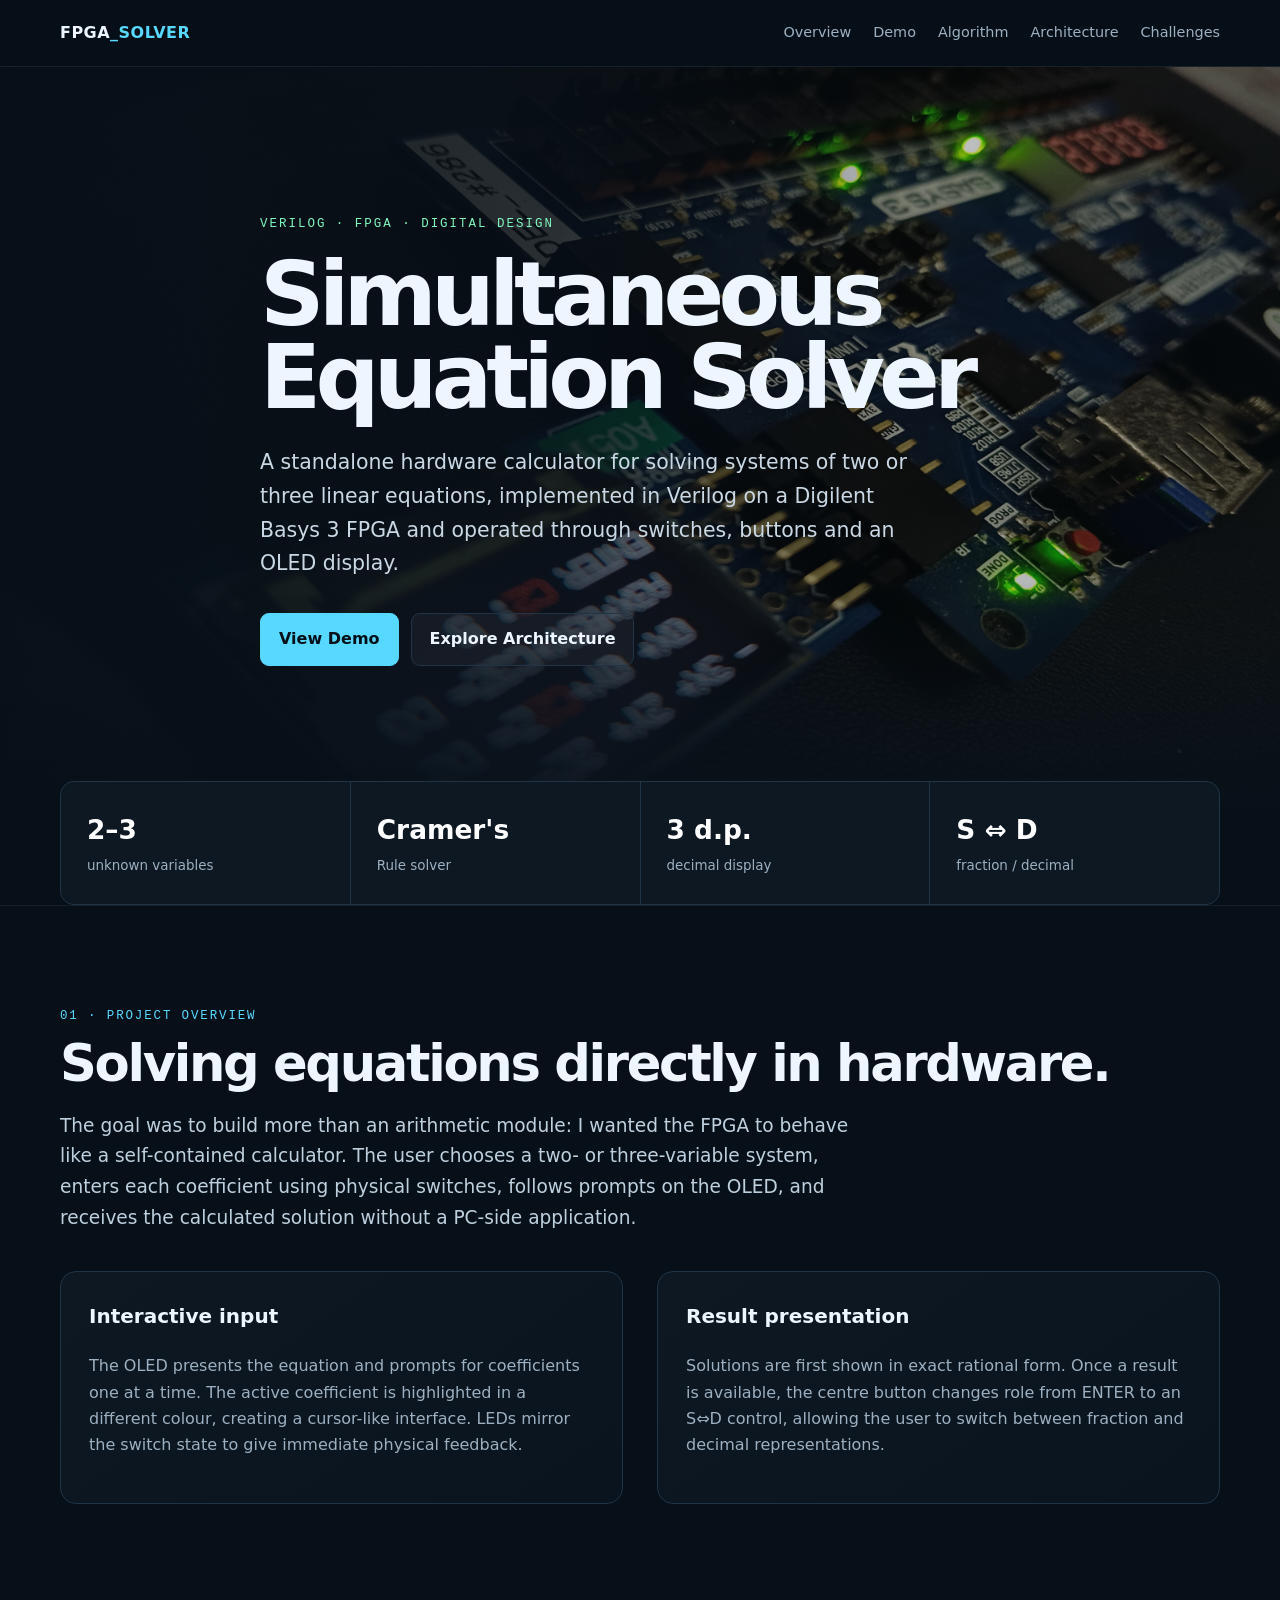
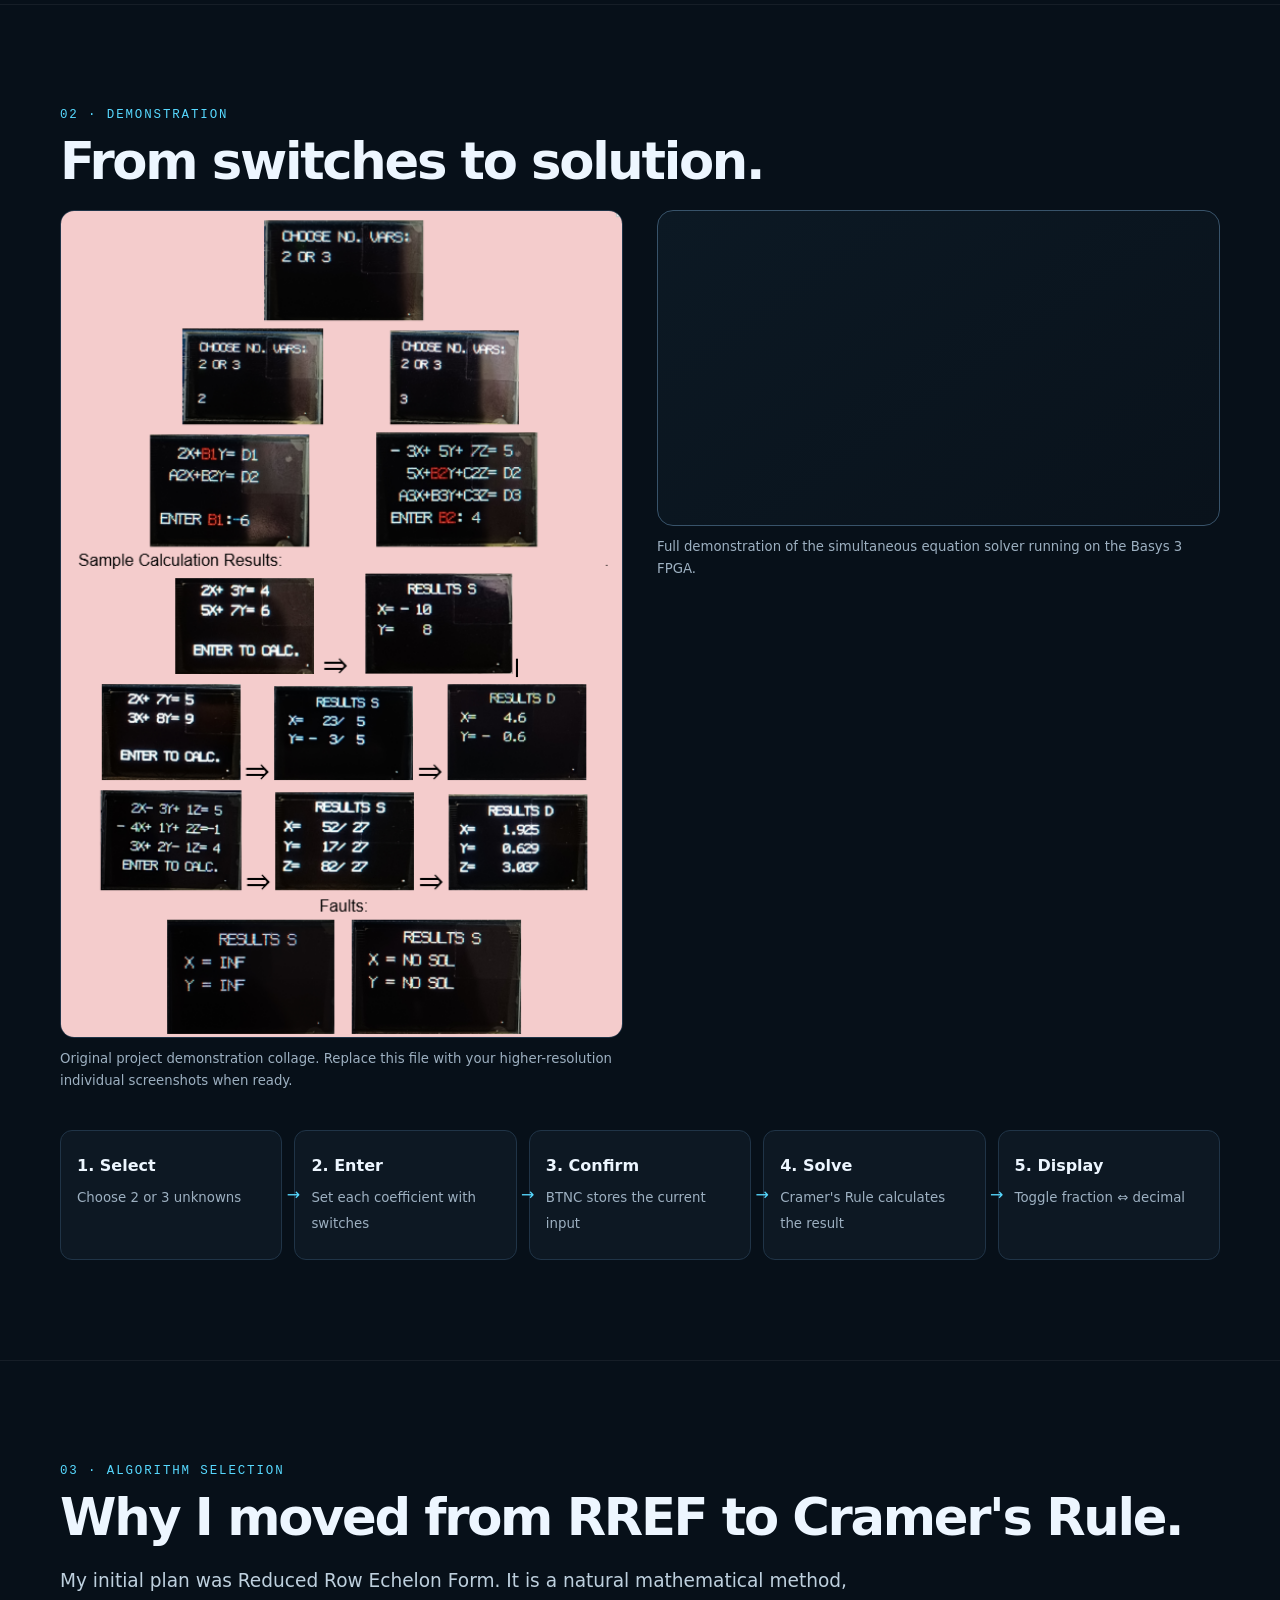
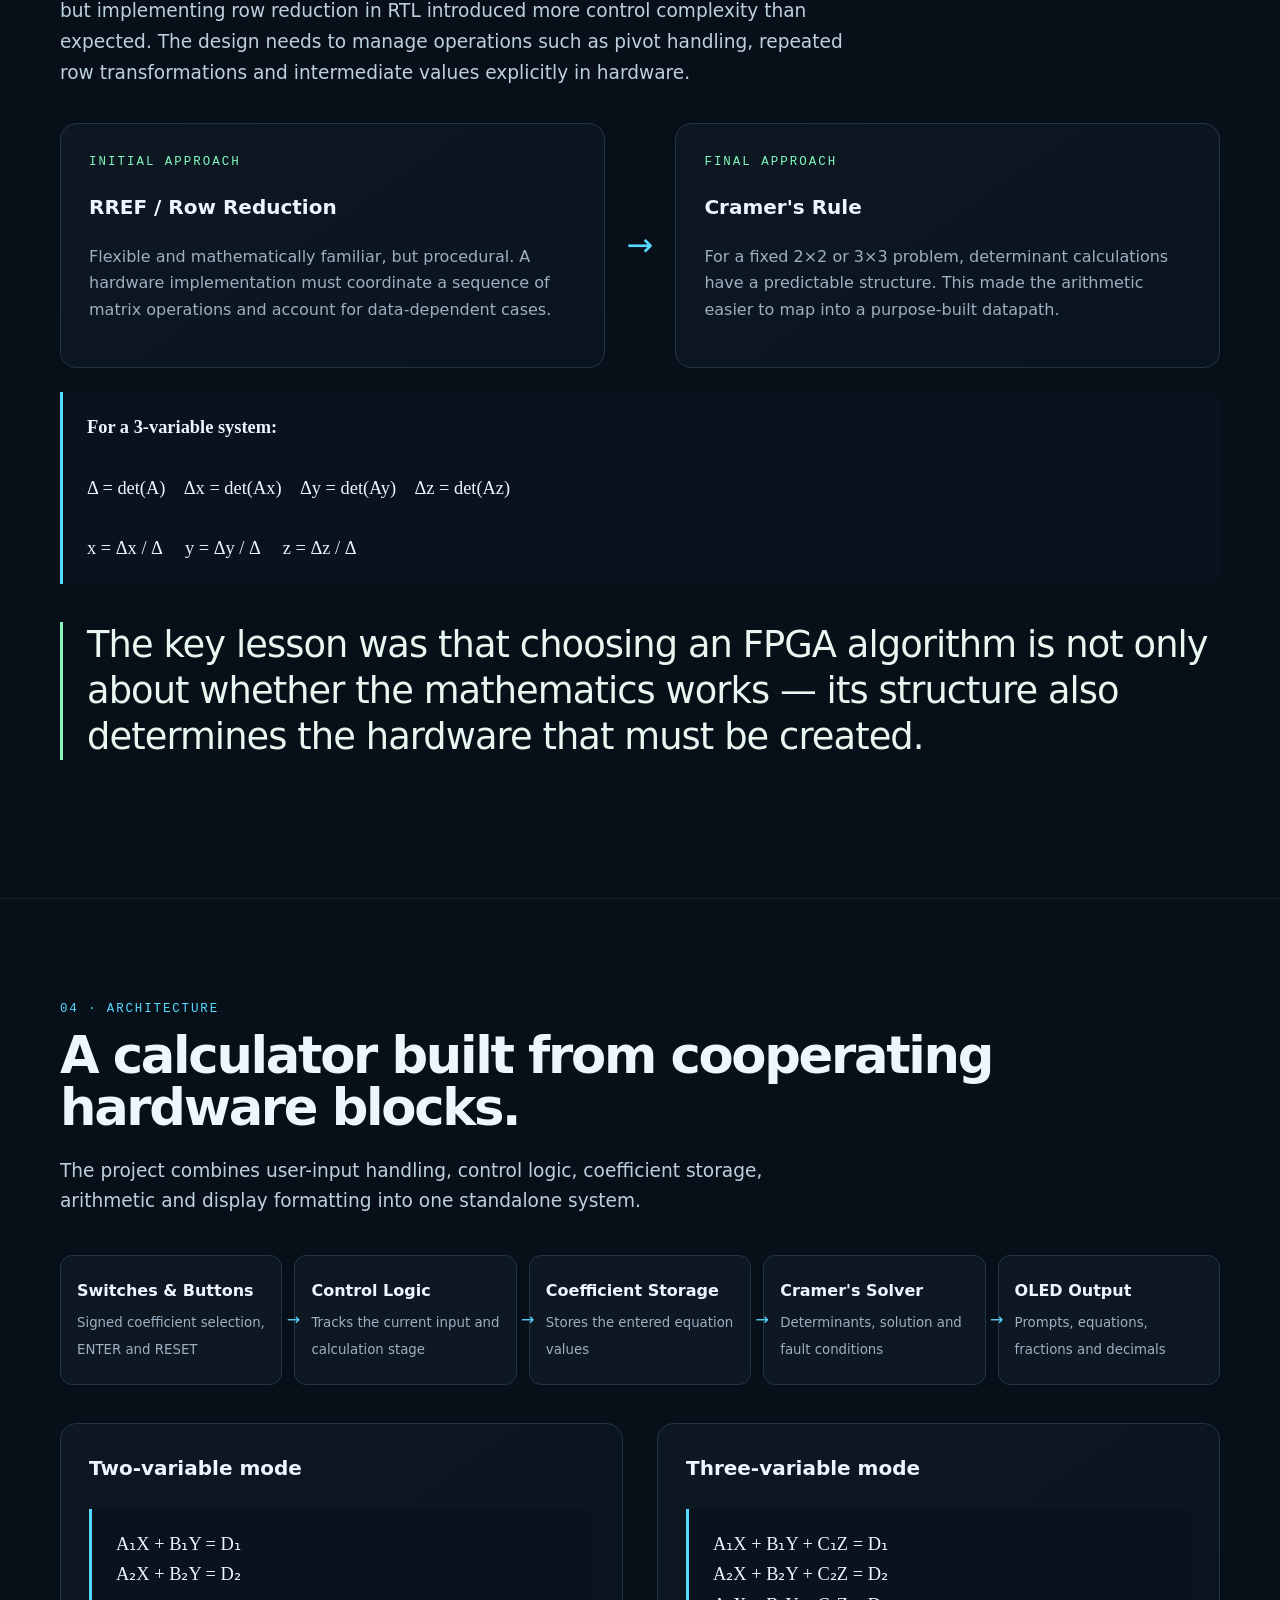
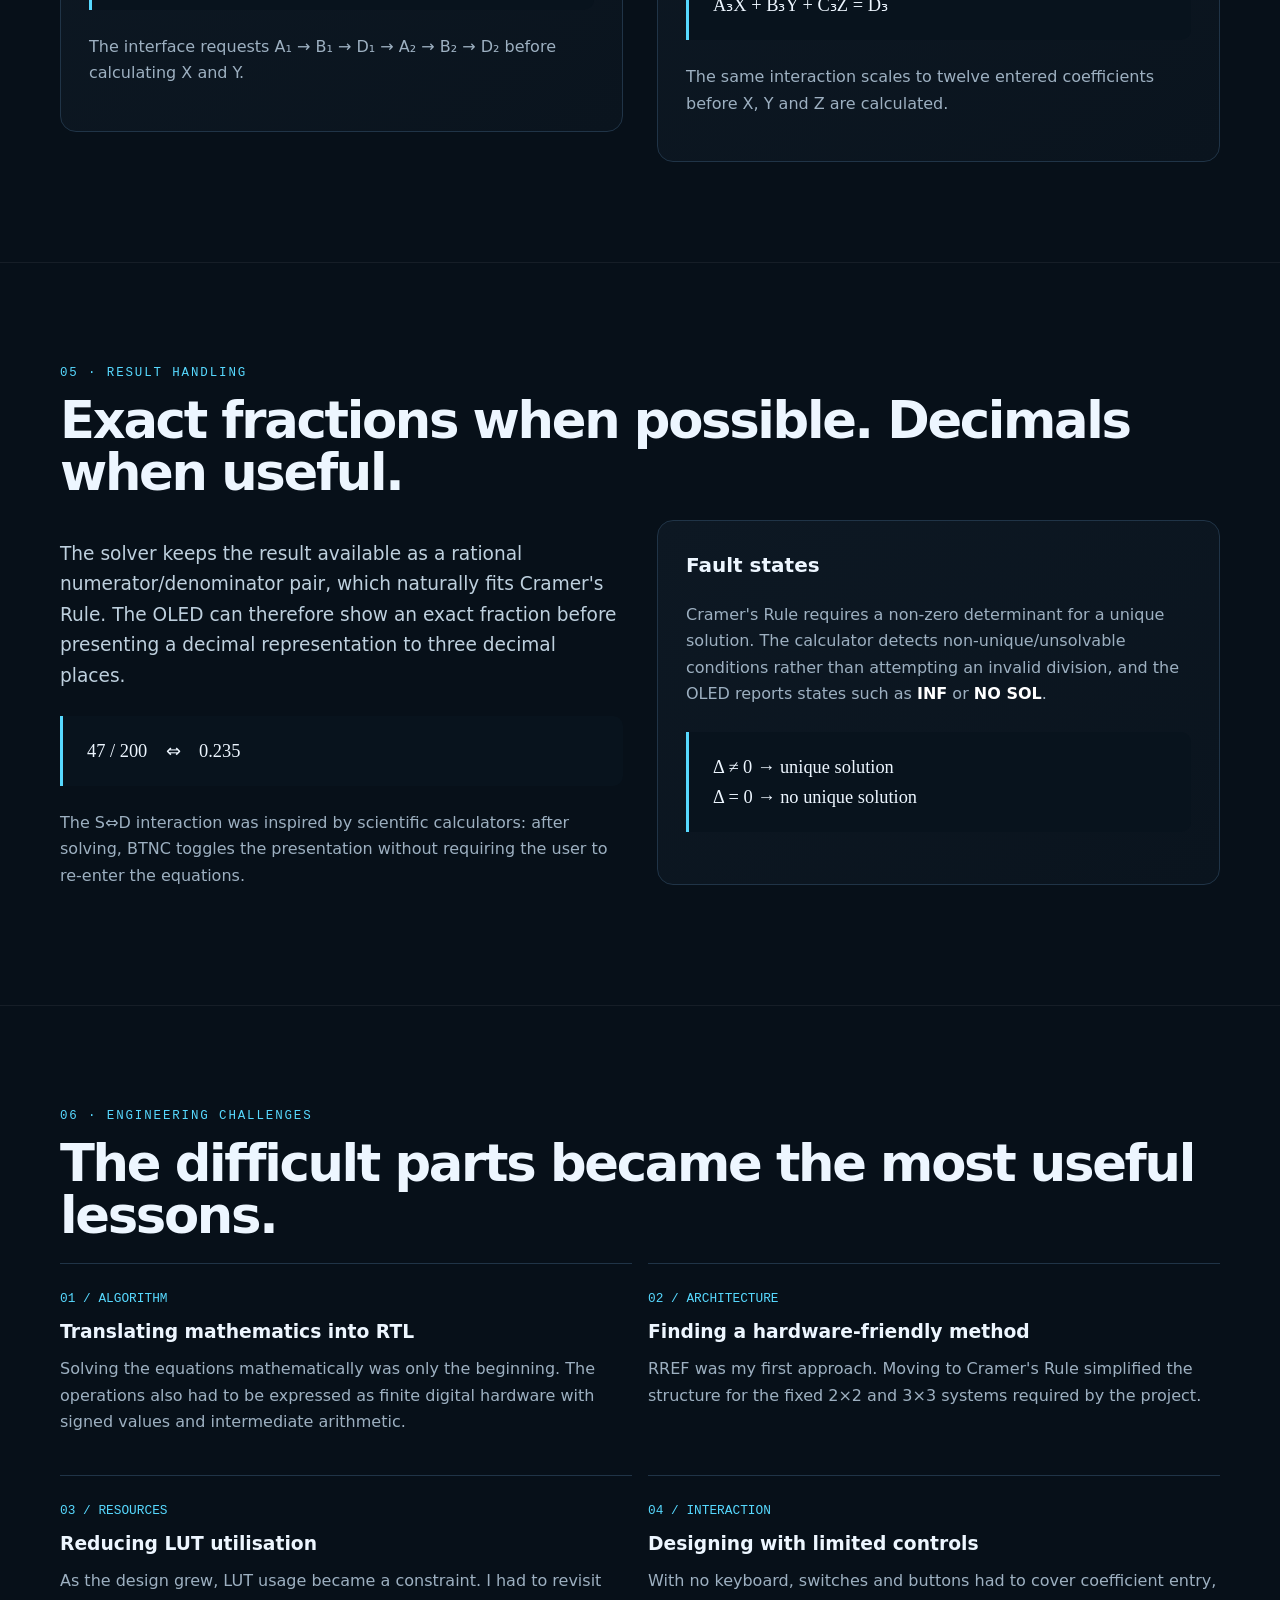
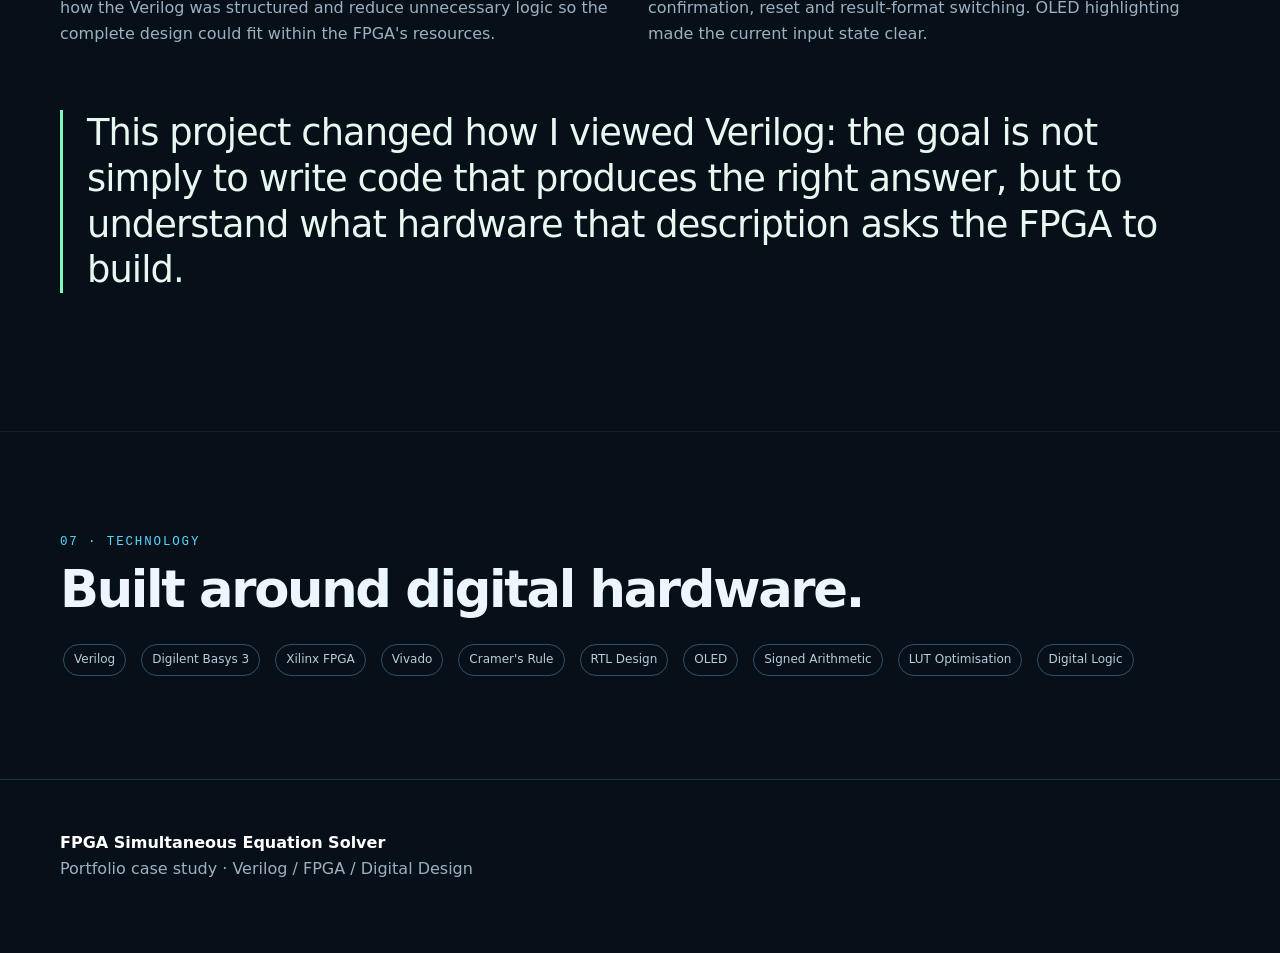
<file: assets/img/portfolio/Simultaneous_calculator_basys.html>
<!DOCTYPE html>
<html lang="en">
    <head>
        <meta charset="UTF-8" />
        <meta name="viewport" content="width=device-width, initial-scale=1.0" />
        <title>FPGA Simultaneous Equation Solver</title>
        <meta name="description" content="Portfolio case study of a Verilog FPGA simultaneous equation solver using Cramer's Rule, an OLED interface, switches and buttons." />
        <style>
        :root{--bg:#071019;--panel:#0d1823;--panel2:#111f2d;--text:#edf6ff;--muted:#9db0c1;--line:#203447;--cyan:#57d9ff;--green:#82f7bd;--amber:#ffc66d;--max:1160px}
        *{box-sizing:border-box} html{scroll-behavior:smooth} body{margin:0;background:var(--bg);color:var(--text);font-family:Inter,ui-sans-serif,system-ui,-apple-system,BlinkMacSystemFont,"Segoe UI",sans-serif;line-height:1.65} a{color:inherit}.wrap{width:min(var(--max),calc(100% - 40px));margin:auto}.nav{position:sticky;top:0;z-index:20;background:rgba(7,16,25,.82);backdrop-filter:blur(16px);border-bottom:1px solid rgba(255,255,255,.07)}.navin{height:66px;display:flex;align-items:center;justify-content:space-between;gap:20px}.brand{font-weight:800;letter-spacing:.03em}.brand span{color:var(--cyan)}.links{display:flex;gap:22px;font-size:.9rem;color:var(--muted)}.links a{text-decoration:none}.links a:hover{color:#fff}.hero{min-height:84vh;display:flex;align-items:end;position:relative;overflow:hidden;background:linear-gradient(90deg,rgba(7,16,25,.98) 0%,rgba(7,16,25,.78) 44%,rgba(7,16,25,.25) 72%,rgba(7,16,25,.4) 100%),url('verilogProj.png') center/cover no-repeat}.hero:after{content:"";position:absolute;inset:0;background:linear-gradient(0deg,var(--bg),transparent 32%);pointer-events:none}.heroContent{position:relative;z-index:2;padding:110px 0 120px;max-width:760px}.eyebrow{font-family:ui-monospace,SFMono-Regular,Menlo,monospace;text-transform:uppercase;letter-spacing:.16em;font-size:.78rem;color:var(--green);margin-bottom:18px}.hero h1{font-size:clamp(3rem,7vw,6.6rem);line-height:.92;letter-spacing:-.065em;margin:0 0 28px}.hero p{font-size:clamp(1.05rem,2vw,1.28rem);color:#c9d8e4;max-width:680px}.buttons{display:flex;gap:12px;flex-wrap:wrap;margin-top:32px}.btn{display:inline-flex;padding:12px 18px;border-radius:9px;text-decoration:none;font-weight:750;border:1px solid var(--line)}.primary{background:var(--cyan);color:#031019;border-color:var(--cyan)}.secondary{background:rgba(255,255,255,.04)}section{padding:100px 0;border-top:1px solid rgba(255,255,255,.06)}.kicker{color:var(--cyan);font-family:ui-monospace,monospace;font-size:.78rem;letter-spacing:.15em;text-transform:uppercase}.sectionTitle{font-size:clamp(2.1rem,4vw,3.8rem);line-height:1.02;letter-spacing:-.045em;margin:10px 0 22px}.lead{font-size:1.16rem;color:#bed0de;max-width:790px}.stats{display:grid;grid-template-columns:repeat(4,1fr);gap:1px;background:var(--line);border:1px solid var(--line);border-radius:14px;overflow:hidden;margin-top:-42px;position:relative;z-index:5}.stat{background:var(--panel);padding:26px}.stat strong{display:block;font-size:1.65rem;color:#fff}.stat span{font-size:.84rem;color:var(--muted)}.grid2{display:grid;grid-template-columns:1fr 1fr;gap:34px;align-items:start}.card{background:linear-gradient(145deg,var(--panel),#0a141e);border:1px solid var(--line);border-radius:16px;padding:28px}.card h3{margin-top:0;font-size:1.25rem}.card p{color:var(--muted)}.demoimg{width:100%;display:block;border-radius:14px;border:1px solid var(--line);background:#efc5c5}.caption{font-size:.83rem;color:var(--muted);margin-top:10px}.video{aspect-ratio:16/9;border:1px dashed #38536a;border-radius:16px;background:linear-gradient(145deg,#0c1924,#09121b);display:grid;place-items:center;text-align:center;padding:30px;color:var(--muted)}.video code{color:var(--green)}.flow{display:grid;grid-template-columns:repeat(5,1fr);gap:12px;margin-top:38px}.flowItem{padding:22px 16px;background:var(--panel);border:1px solid var(--line);border-radius:12px;position:relative}.flowItem:not(:last-child):after{content:"→";position:absolute;right:-12px;top:50%;transform:translate(50%,-50%);color:var(--cyan);z-index:2}.flowItem b{display:block;margin-bottom:5px}.flowItem small{color:var(--muted)}.math{font-family:Cambria,"Times New Roman",serif;font-size:1.15rem;background:#08131d;border-left:3px solid var(--cyan);padding:20px 24px;border-radius:0 10px 10px 0;margin:24px 0}.compare{display:grid;grid-template-columns:1fr auto 1fr;gap:22px;align-items:stretch;margin-top:35px}.compare .arrow{display:grid;place-items:center;color:var(--cyan);font-size:2rem}.tag{display:inline-block;border:1px solid #315069;border-radius:999px;padding:5px 10px;font-size:.75rem;color:#b9cad8;margin:3px}.quote{font-size:clamp(1.5rem,3vw,2.3rem);line-height:1.25;letter-spacing:-.025em;border-left:3px solid var(--green);padding-left:24px;margin:38px 0;color:#e8f8f1}.challenges{display:grid;grid-template-columns:repeat(2,1fr);gap:16px}.challenge{border-top:1px solid var(--line);padding:24px 0}.num{font-family:ui-monospace,monospace;color:var(--cyan);font-size:.8rem}.challenge h3{margin:8px 0}.challenge p{color:var(--muted);margin:0}.tech{display:flex;gap:9px;flex-wrap:wrap;margin-top:26px}.footer{padding:50px 0 70px;color:var(--muted);border-top:1px solid var(--line)}.note{padding:14px 16px;border:1px solid #5b4a25;background:#1b170d;color:#e8d39c;border-radius:10px;font-size:.9rem;margin-top:20px}@media(max-width:800px){.links{display:none}.hero{min-height:74vh;background-position:60% center}.heroContent{padding:90px 0}.stats{grid-template-columns:1fr 1fr;margin-top:-20px}.grid2,.challenges{grid-template-columns:1fr}.flow{grid-template-columns:1fr}.flowItem:not(:last-child):after{content:"↓";right:50%;top:auto;bottom:-19px;transform:translate(50%,50%)}.compare{grid-template-columns:1fr}.compare .arrow{transform:rotate(90deg)}section{padding:72px 0}}
        </style>
    </head>
    <body>
        <nav class="nav"><div class="wrap navin"><div class="brand">FPGA<span>_SOLVER</span></div><div class="links"><a href="#overview">Overview</a><a href="#demo">Demo</a><a href="#algorithm">Algorithm</a><a href="#architecture">Architecture</a><a href="#challenges">Challenges</a></div></div></nav>
        <header class="hero"><div class="wrap heroContent"><div class="eyebrow">Verilog · FPGA · Digital Design</div><h1>Simultaneous<br>Equation Solver</h1><p>A standalone hardware calculator for solving systems of two or three linear equations, implemented in Verilog on a Digilent Basys 3 FPGA and operated through switches, buttons and an OLED display.</p><div class="buttons"><a class="btn primary" href="#demo">View Demo</a><a class="btn secondary" href="#architecture">Explore Architecture</a></div></div></header>
        <main>
            <div class="wrap stats"><div class="stat"><strong>2–3</strong><span>unknown variables</span></div><div class="stat"><strong>Cramer's</strong><span>Rule solver</span></div><div class="stat"><strong>3 d.p.</strong><span>decimal display</span></div><div class="stat"><strong>S ⇔ D</strong><span>fraction / decimal</span></div></div>
            <section id="overview"><div class="wrap"><div class="kicker">01 · Project overview</div><h2 class="sectionTitle">Solving equations directly in hardware.</h2><p class="lead">The goal was to build more than an arithmetic module: I wanted the FPGA to behave like a self-contained calculator. The user chooses a two- or three-variable system, enters each coefficient using physical switches, follows prompts on the OLED, and receives the calculated solution without a PC-side application.</p><div class="grid2" style="margin-top:38px"><div class="card"><h3>Interactive input</h3><p>The OLED presents the equation and prompts for coefficients one at a time. The active coefficient is highlighted in a different colour, creating a cursor-like interface. LEDs mirror the switch state to give immediate physical feedback.</p></div><div class="card"><h3>Result presentation</h3><p>Solutions are first shown in exact rational form. Once a result is available, the centre button changes role from ENTER to an S⇔D control, allowing the user to switch between fraction and decimal representations.</p></div></div></div></section>
            <section id="demo"><div class="wrap"><div class="kicker">02 · Demonstration</div><h2 class="sectionTitle">From switches to solution.</h2><div class="grid2"><div>
                <img class="demoimg" src="verilog_collage.png" alt="Collage showing the OLED interface, equation entry, rational and decimal results, and fault states"><div class="caption">Original project demonstration collage. Replace this file with your higher-resolution individual screenshots when ready.</div></div><div><div class="video" style="padding:0;overflow:hidden;border-style:solid">
                <iframe width="100%" height="100%" src="https://www.youtube.com/embed/aUJo4jccwQs" title="FPGA Simultaneous Equation Solver Demo" frameborder="0" allow="accelerometer; autoplay; clipboard-write; encrypted-media; gyroscope; picture-in-picture; web-share" referrerpolicy="strict-origin-when-cross-origin" allowfullscreen></iframe></div><div class="caption">Full demonstration of the simultaneous equation solver running on the Basys 3 FPGA.</div></div></div><div class="flow"><div class="flowItem"><b>1. Select</b><small>Choose 2 or 3 unknowns</small></div><div class="flowItem"><b>2. Enter</b><small>Set each coefficient with switches</small></div><div class="flowItem"><b>3. Confirm</b><small>BTNC stores the current input</small></div><div class="flowItem"><b>4. Solve</b><small>Cramer's Rule calculates the result</small></div><div class="flowItem"><b>5. Display</b><small>Toggle fraction ⇔ decimal</small></div></div></div></section>
            <section id="algorithm"><div class="wrap"><div class="kicker">03 · Algorithm selection</div><h2 class="sectionTitle">Why I moved from RREF to Cramer's Rule.</h2><p class="lead">My initial plan was Reduced Row Echelon Form. It is a natural mathematical method, but implementing row reduction in RTL introduced more control complexity than expected. The design needs to manage operations such as pivot handling, repeated row transformations and intermediate values explicitly in hardware.</p><div class="compare"><div class="card"><div class="eyebrow">Initial approach</div><h3>RREF / Row Reduction</h3><p>Flexible and mathematically familiar, but procedural. A hardware implementation must coordinate a sequence of matrix operations and account for data-dependent cases.</p></div><div class="arrow">→</div><div class="card"><div class="eyebrow">Final approach</div><h3>Cramer's Rule</h3><p>For a fixed 2×2 or 3×3 problem, determinant calculations have a predictable structure. This made the arithmetic easier to map into a purpose-built datapath.</p></div></div><div class="math"><b>For a 3-variable system:</b><br><br>Δ = det(A) &nbsp;&nbsp; Δx = det(Ax) &nbsp;&nbsp; Δy = det(Ay) &nbsp;&nbsp; Δz = det(Az)<br><br>x = Δx / Δ &nbsp;&nbsp;&nbsp; y = Δy / Δ &nbsp;&nbsp;&nbsp; z = Δz / Δ</div><p class="quote">The key lesson was that choosing an FPGA algorithm is not only about whether the mathematics works — its structure also determines the hardware that must be created.</p></div></section>
            <section id="architecture"><div class="wrap"><div class="kicker">04 · Architecture</div><h2 class="sectionTitle">A calculator built from cooperating hardware blocks.</h2><p class="lead">The project combines user-input handling, control logic, coefficient storage, arithmetic and display formatting into one standalone system.</p><div class="flow"><div class="flowItem"><b>Switches & Buttons</b><small>Signed coefficient selection, ENTER and RESET</small></div><div class="flowItem"><b>Control Logic</b><small>Tracks the current input and calculation stage</small></div><div class="flowItem"><b>Coefficient Storage</b><small>Stores the entered equation values</small></div><div class="flowItem"><b>Cramer's Solver</b><small>Determinants, solution and fault conditions</small></div><div class="flowItem"><b>OLED Output</b><small>Prompts, equations, fractions and decimals</small></div></div><div class="grid2" style="margin-top:38px"><div class="card"><h3>Two-variable mode</h3><div class="math">A₁X + B₁Y = D₁<br>A₂X + B₂Y = D₂</div><p>The interface requests A₁ → B₁ → D₁ → A₂ → B₂ → D₂ before calculating X and Y.</p></div><div class="card"><h3>Three-variable mode</h3><div class="math">A₁X + B₁Y + C₁Z = D₁<br>A₂X + B₂Y + C₂Z = D₂<br>A₃X + B₃Y + C₃Z = D₃</div><p>The same interaction scales to twelve entered coefficients before X, Y and Z are calculated.</p></div></div></div></section>
            <section><div class="wrap"><div class="kicker">05 · Result handling</div><h2 class="sectionTitle">Exact fractions when possible. Decimals when useful.</h2><div class="grid2"><div><p class="lead">The solver keeps the result available as a rational numerator/denominator pair, which naturally fits Cramer's Rule. The OLED can therefore show an exact fraction before presenting a decimal representation to three decimal places.</p><div class="math">47 / 200 &nbsp;&nbsp; ⇔ &nbsp;&nbsp; 0.235</div><p style="color:var(--muted)">The S⇔D interaction was inspired by scientific calculators: after solving, BTNC toggles the presentation without requiring the user to re-enter the equations.</p></div><div class="card"><h3>Fault states</h3><p>Cramer's Rule requires a non-zero determinant for a unique solution. The calculator detects non-unique/unsolvable conditions rather than attempting an invalid division, and the OLED reports states such as <b style="color:#fff">INF</b> or <b style="color:#fff">NO SOL</b>.</p><div class="math">Δ ≠ 0 → unique solution<br>Δ = 0 → no unique solution</div></div></div></div></section>
            <section id="challenges"><div class="wrap"><div class="kicker">06 · Engineering challenges</div><h2 class="sectionTitle">The difficult parts became the most useful lessons.</h2><div class="challenges"><div class="challenge"><div class="num">01 / ALGORITHM</div><h3>Translating mathematics into RTL</h3><p>Solving the equations mathematically was only the beginning. The operations also had to be expressed as finite digital hardware with signed values and intermediate arithmetic.</p></div><div class="challenge"><div class="num">02 / ARCHITECTURE</div><h3>Finding a hardware-friendly method</h3><p>RREF was my first approach. Moving to Cramer's Rule simplified the structure for the fixed 2×2 and 3×3 systems required by the project.</p></div><div class="challenge"><div class="num">03 / RESOURCES</div><h3>Reducing LUT utilisation</h3><p>As the design grew, LUT usage became a constraint. I had to revisit how the Verilog was structured and reduce unnecessary logic so the complete design could fit within the FPGA's resources.</p></div><div class="challenge"><div class="num">04 / INTERACTION</div><h3>Designing with limited controls</h3><p>With no keyboard, switches and buttons had to cover coefficient entry, confirmation, reset and result-format switching. OLED highlighting made the current input state clear.</p></div></div><p class="quote">This project changed how I viewed Verilog: the goal is not simply to write code that produces the right answer, but to understand what hardware that description asks the FPGA to build.</p></div></section>
            <section><div class="wrap"><div class="kicker">07 · Technology</div><h2 class="sectionTitle">Built around digital hardware.</h2><div class="tech"><span class="tag">Verilog</span><span class="tag">Digilent Basys 3</span><span class="tag">Xilinx FPGA</span><span class="tag">Vivado</span><span class="tag">Cramer's Rule</span><span class="tag">RTL Design</span><span class="tag">OLED</span><span class="tag">Signed Arithmetic</span><span class="tag">LUT Optimisation</span><span class="tag">Digital Logic</span></div></div></section>
        </main>
        <footer class="footer"><div class="wrap"><strong style="color:#fff">FPGA Simultaneous Equation Solver</strong><br>Portfolio case study · Verilog / FPGA / Digital Design</div></footer>

    </body>
</html>
</file>
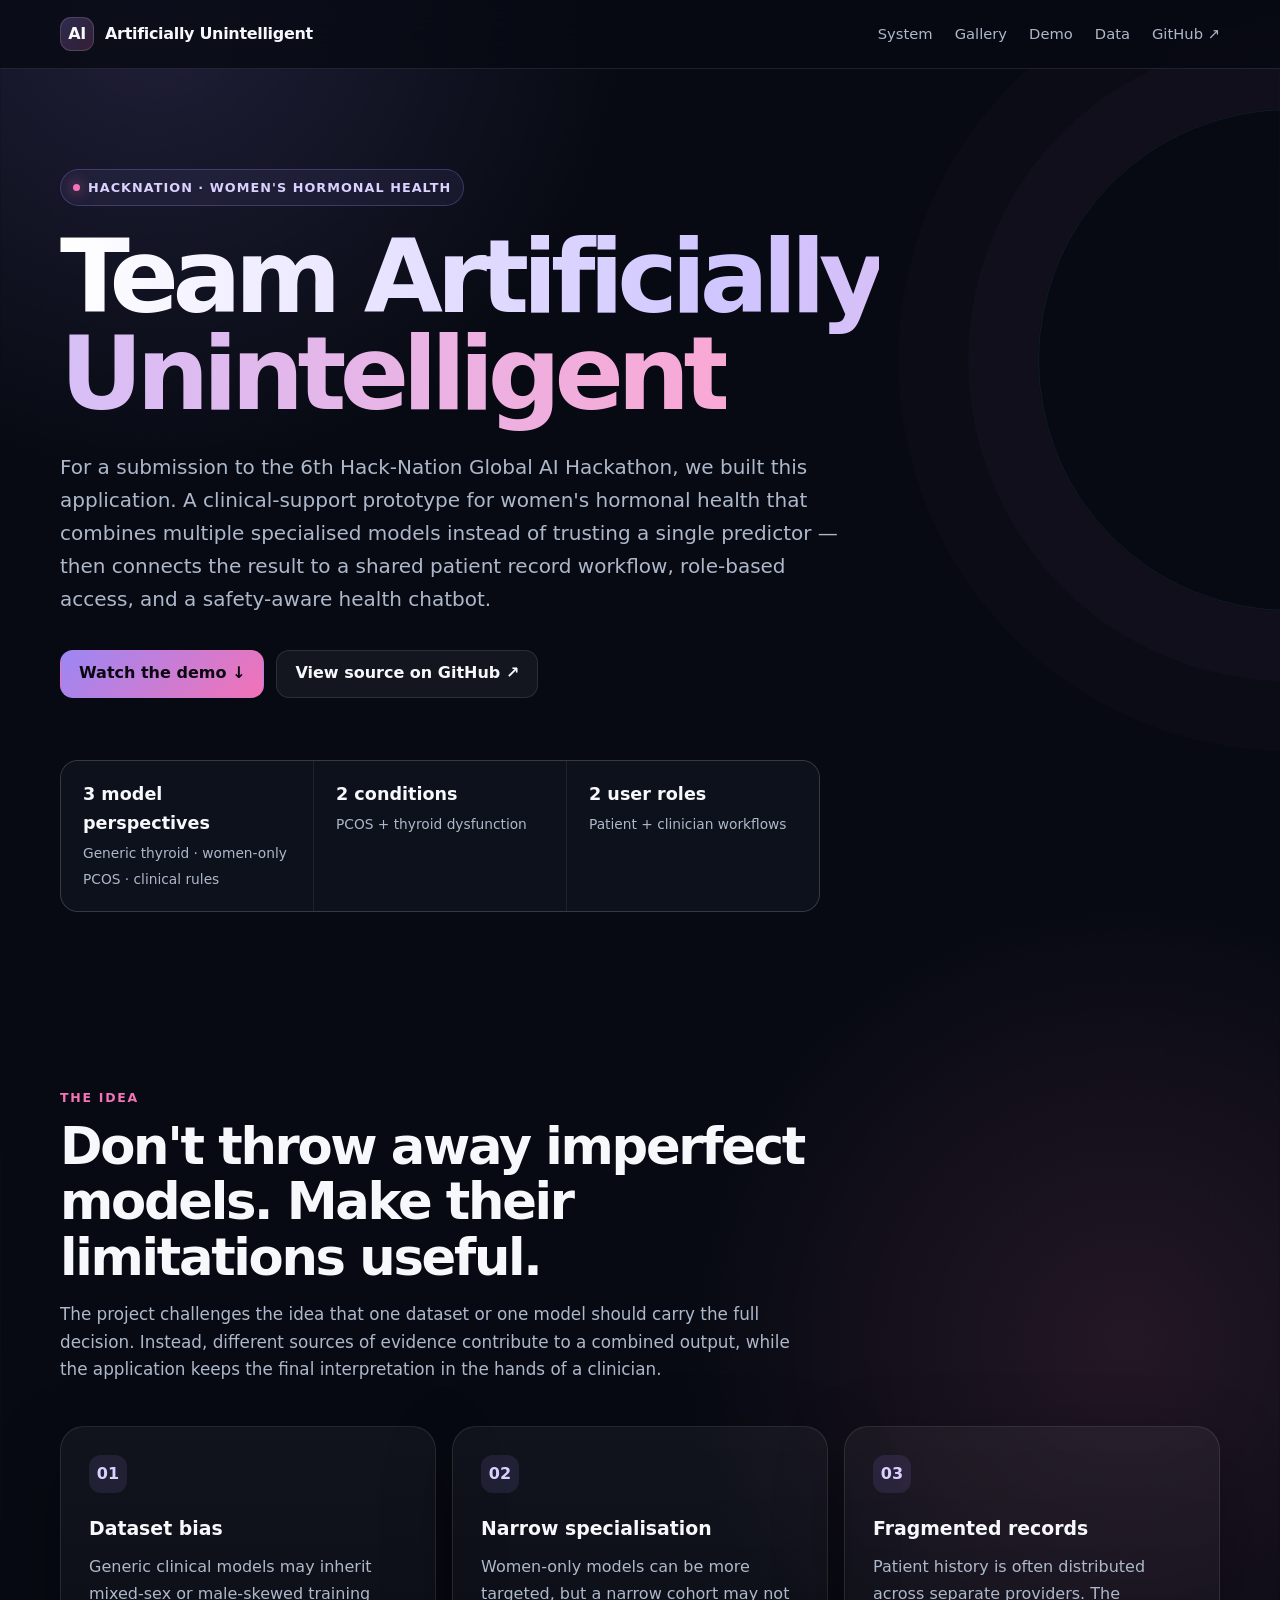
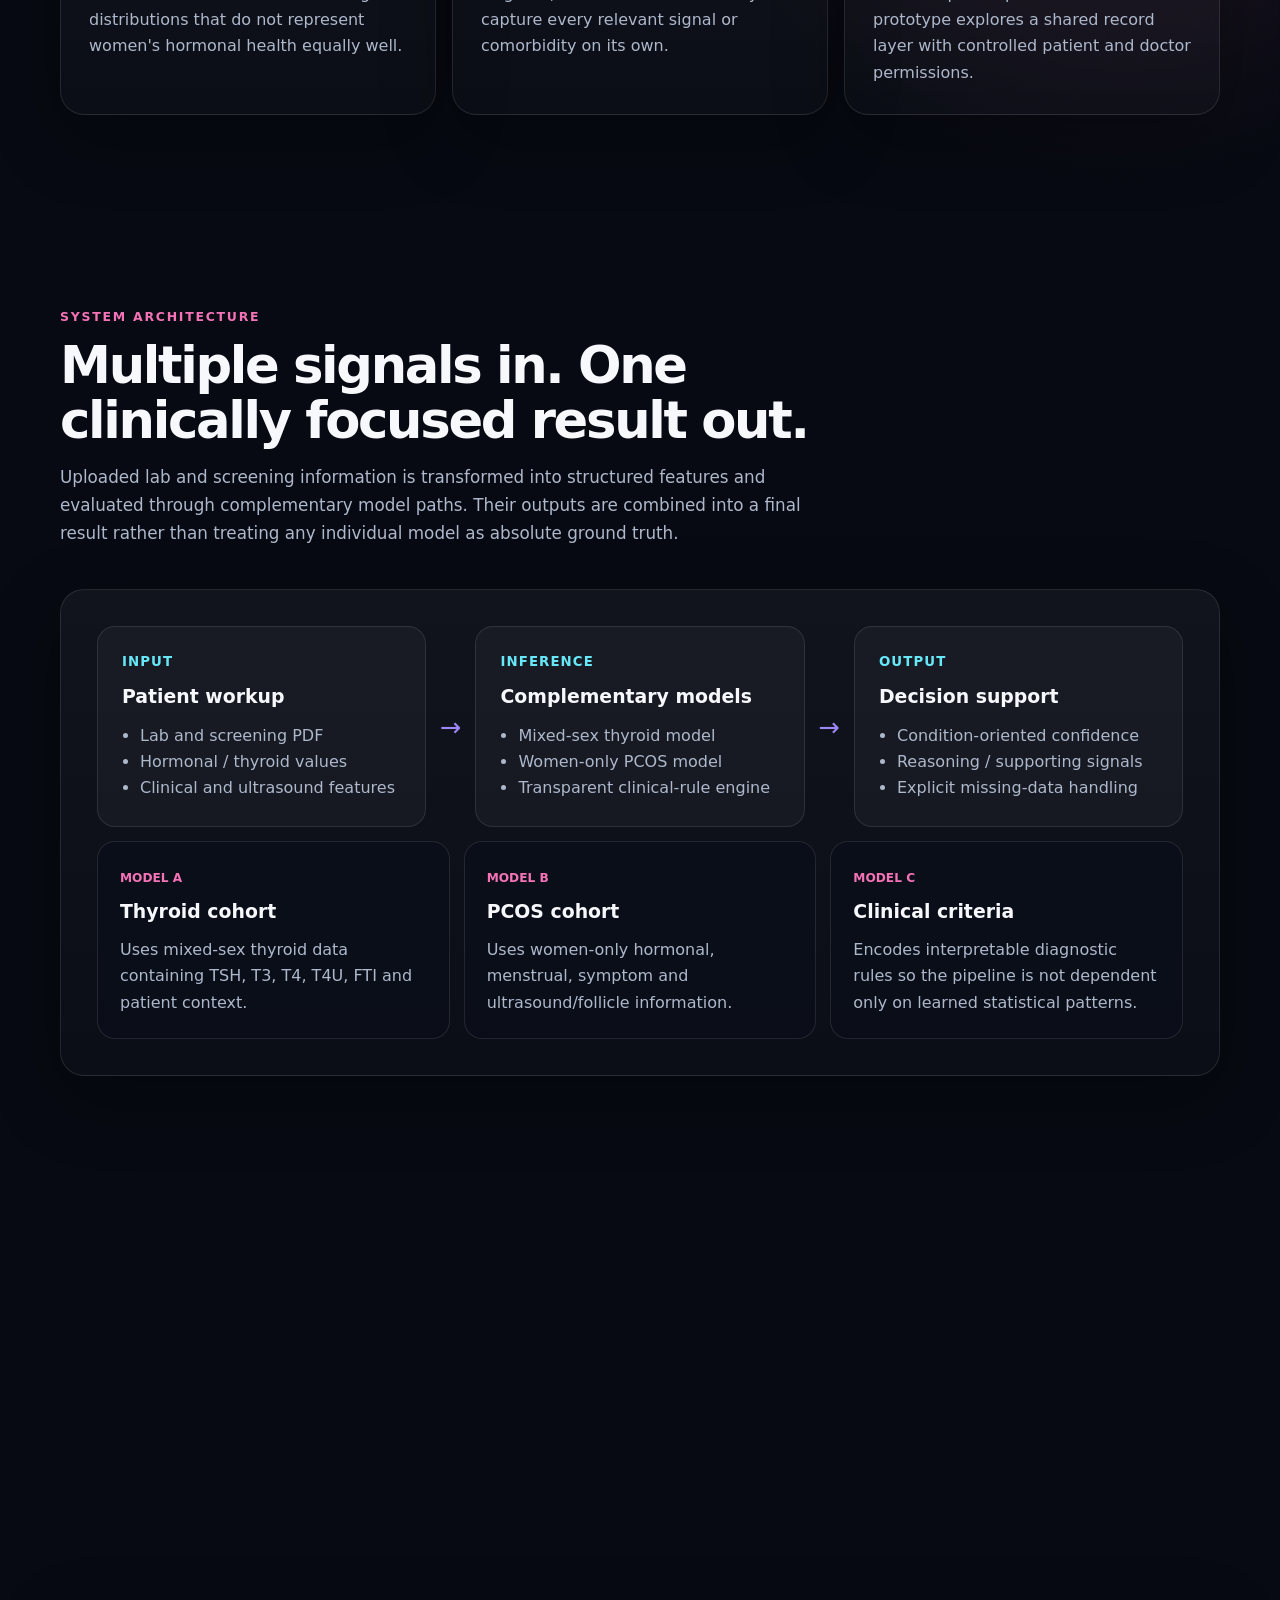
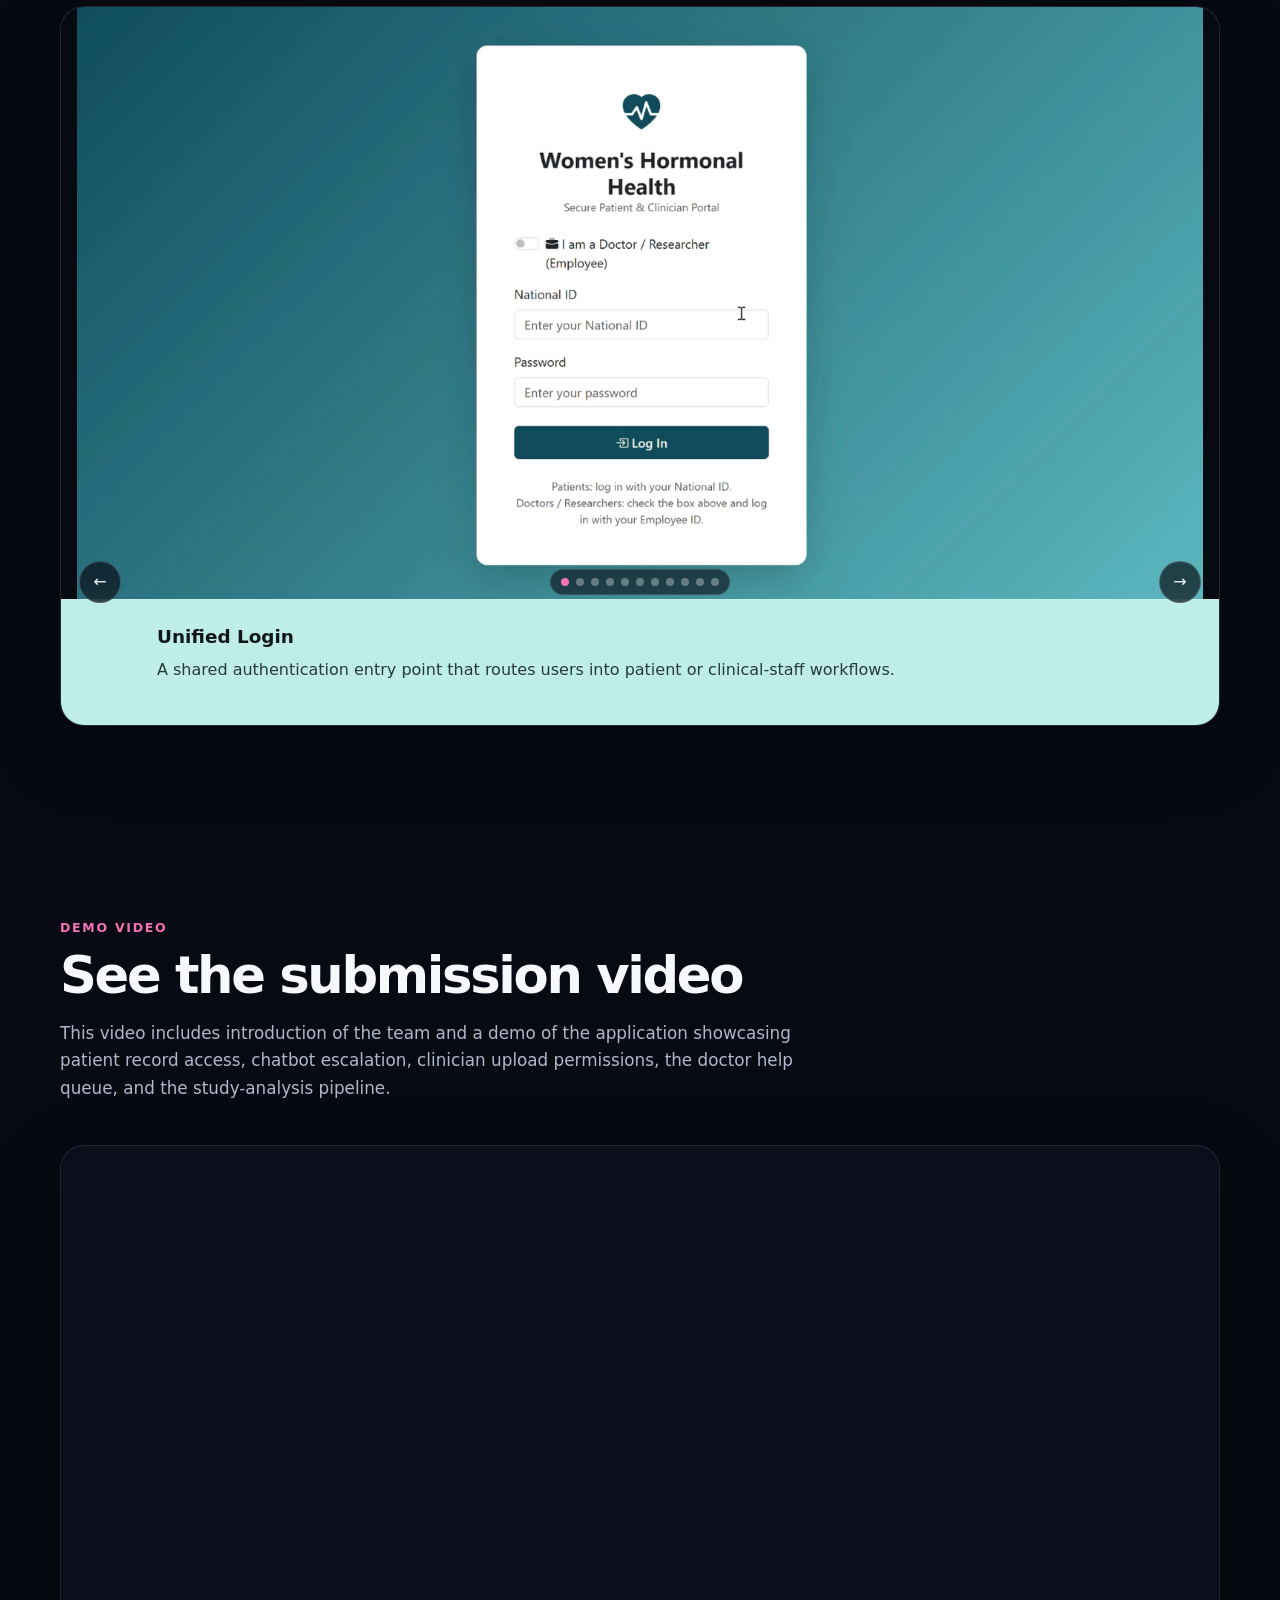
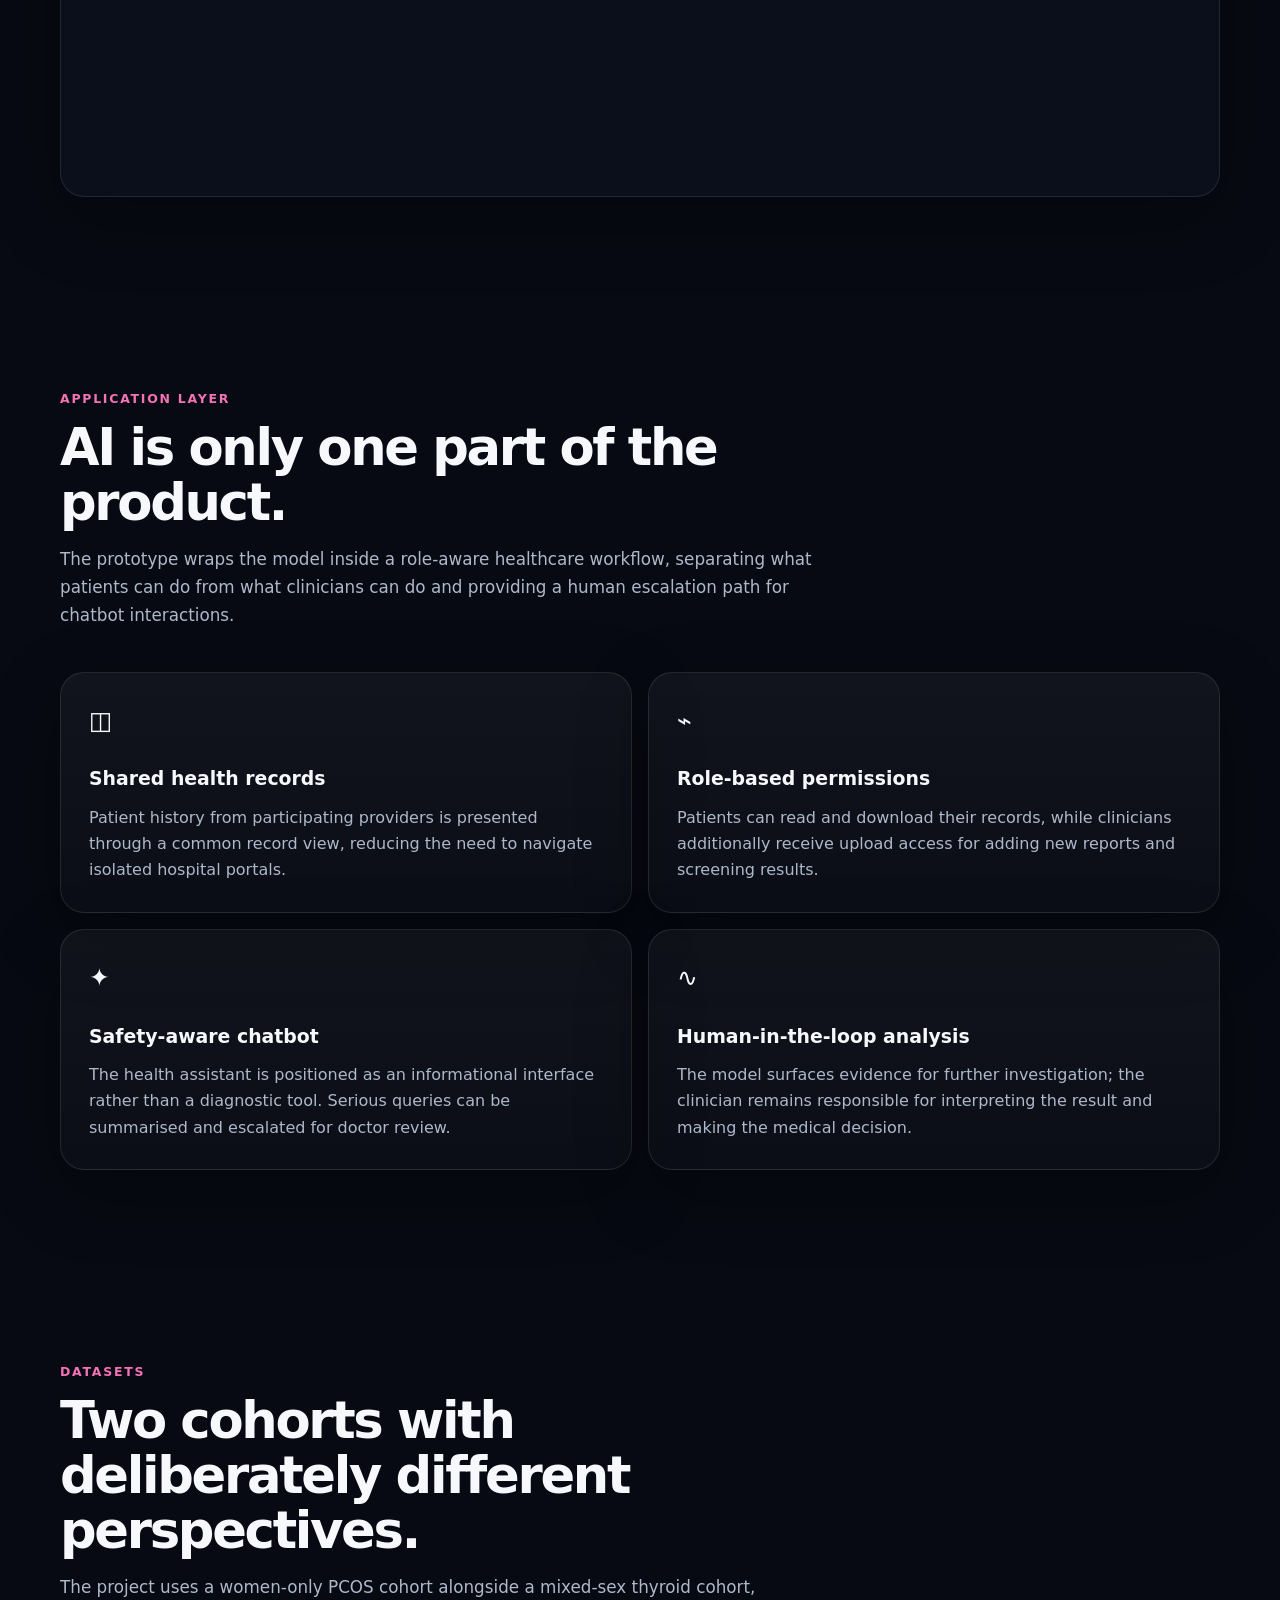
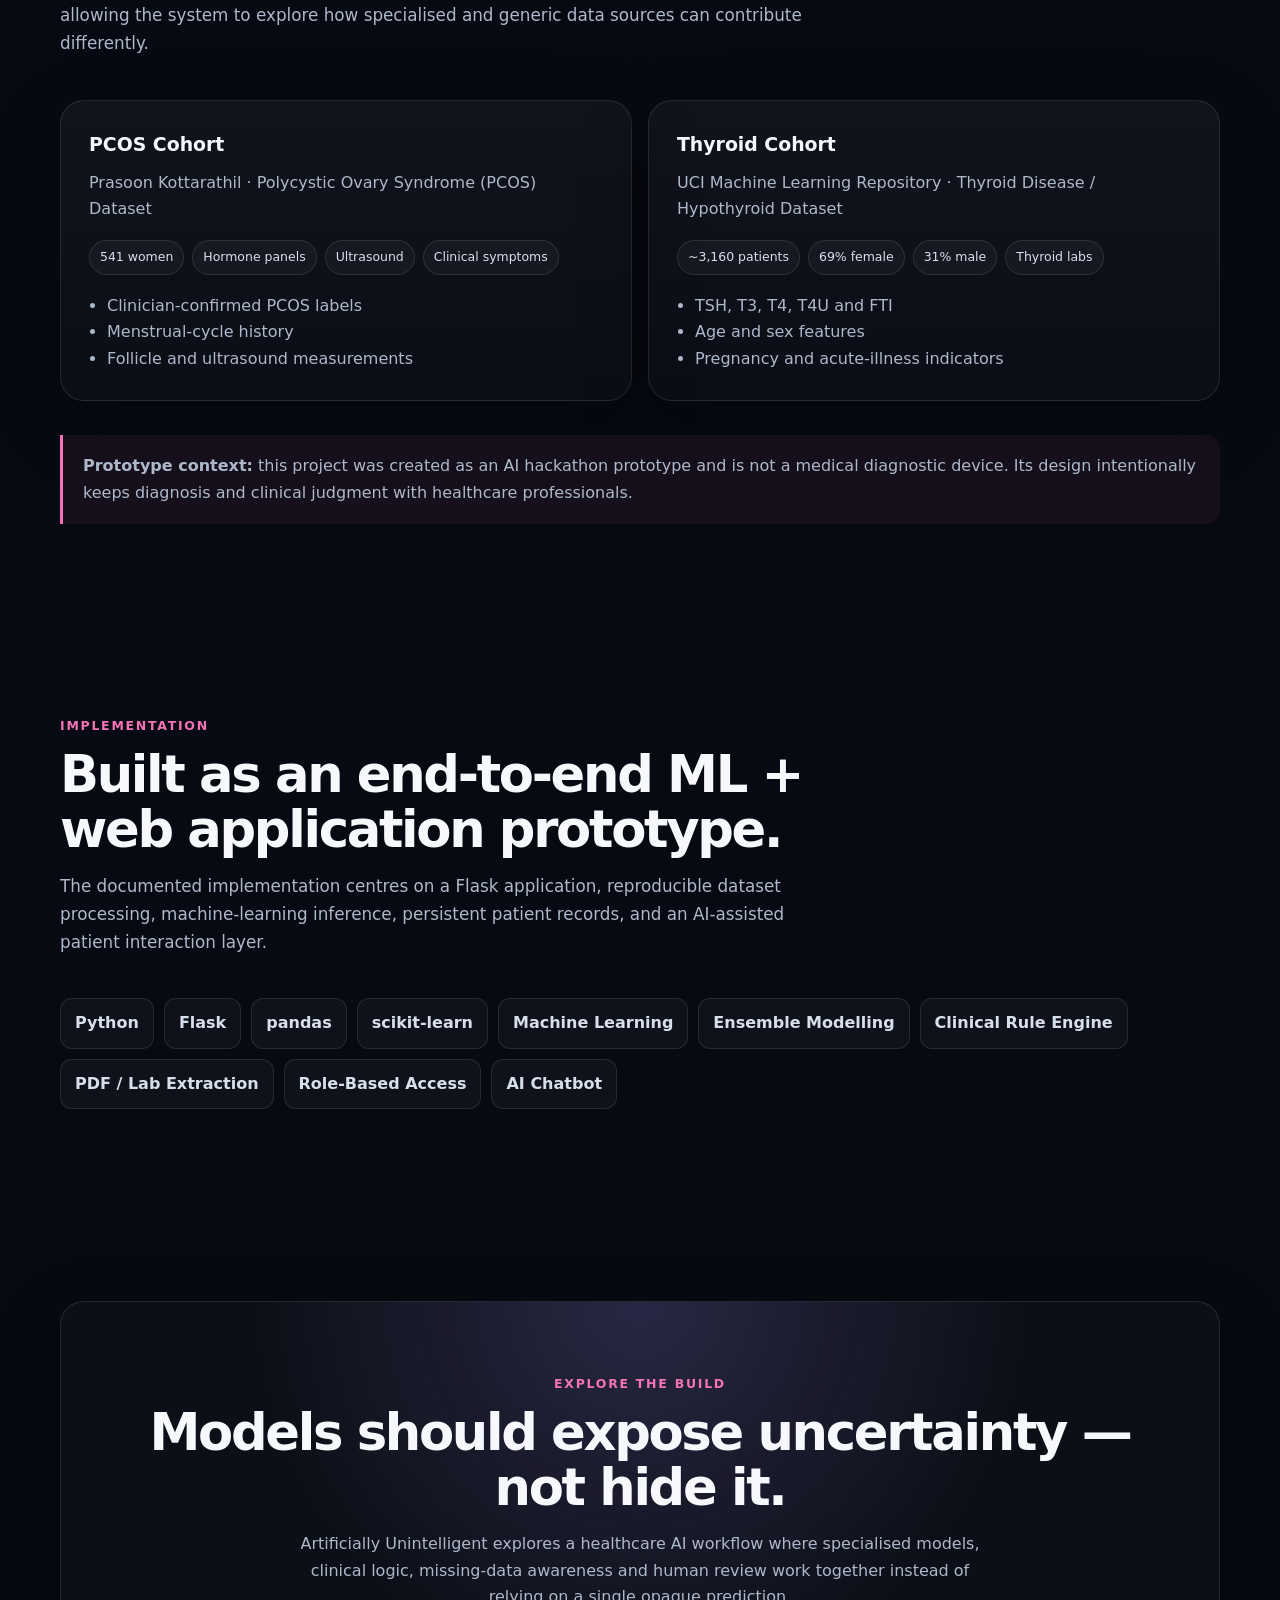
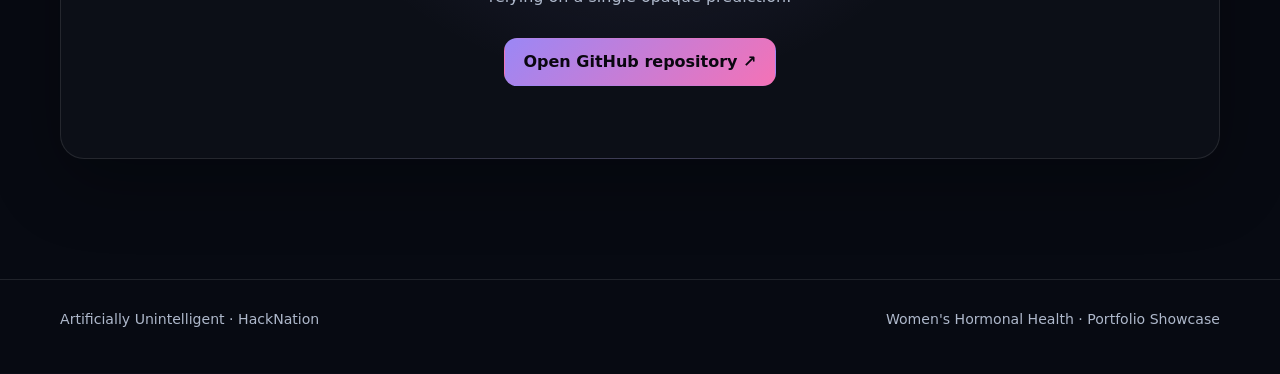
<file: assets/img/portfolio/HackNation/artificially_unintelligent.html>
<!DOCTYPE html>
<html lang="en">
<head>
    <meta charset="UTF-8">
    <meta name="viewport" content="width=device-width, initial-scale=1.0">
    <meta name="description" content="Artificially Unintelligent — an AI-assisted women's hormonal health platform combining ensemble modelling, shared health records, and human-in-the-loop clinical support.">
    <title>Artificially Unintelligent | Women's Hormonal Health AI</title>

    <style>
        :root {
            --bg: #070a12;
            --bg-soft: #0c1120;
            --card: rgba(17, 24, 39, 0.72);
            --card-solid: #111827;
            --text: #f7f8fc;
            --muted: #aeb8cb;
            --line: rgba(255, 255, 255, 0.10);
            --purple: #9b87f5;
            --pink: #f472b6;
            --cyan: #67e8f9;
            --green: #86efac;
            --max: 1160px;
            --radius: 24px;
            --shadow: 0 22px 70px rgba(0, 0, 0, 0.30);
        }

        * {
            box-sizing: border-box;
            margin: 0;
            padding: 0;
        }

        html {
            scroll-behavior: smooth;
        }

        body {
            font-family: Inter, ui-sans-serif, system-ui, -apple-system, BlinkMacSystemFont, "Segoe UI", sans-serif;
            color: var(--text);
            background:
                radial-gradient(circle at 12% 0%, rgba(155, 135, 245, 0.17), transparent 30rem),
                radial-gradient(circle at 88% 16%, rgba(244, 114, 182, 0.12), transparent 28rem),
                var(--bg);
            line-height: 1.65;
            overflow-x: hidden;
        }

        a {
            color: inherit;
            text-decoration: none;
        }

        button {
            font: inherit;
        }

        img,
        iframe {
            max-width: 100%;
        }

        p,
        h1,
        h2,
        h3,
        span,
        a {
            overflow-wrap: break-word;
        }

        .container {
            width: min(calc(100% - 40px), var(--max));
            margin: 0 auto;
        }

        .nav {
            position: sticky;
            top: 0;
            z-index: 100;
            border-bottom: 1px solid var(--line);
            background: rgba(7, 10, 18, 0.78);
            backdrop-filter: blur(18px);
        }

        .nav-inner {
            min-height: 68px;
            display: flex;
            align-items: center;
            justify-content: space-between;
            gap: 24px;
        }

        .brand {
            display: flex;
            align-items: center;
            gap: 11px;
            font-weight: 800;
            letter-spacing: -0.02em;
        }

        .brand-mark {
            width: 34px;
            height: 34px;
            display: grid;
            place-items: center;
            border: 1px solid rgba(255, 255, 255, 0.14);
            border-radius: 11px;
            background: linear-gradient(135deg, rgba(155, 135, 245, 0.25), rgba(244, 114, 182, 0.18));
        }

        .nav-links {
            display: flex;
            align-items: center;
            gap: 22px;
            color: var(--muted);
            font-size: 0.92rem;
        }

        .nav-links a:hover {
            color: var(--text);
        }

        .hero {
            min-height: 86vh;
            display: grid;
            align-items: center;
            padding: 100px 0 80px;
            position: relative;
        }

        .hero::after {
            content: "";
            position: absolute;
            width: 500px;
            height: 500px;
            right: -260px;
            top: 40px;
            border: 1px solid rgba(103, 232, 249, 0.08);
            border-radius: 50%;
            box-shadow: 0 0 0 70px rgba(155, 135, 245, 0.025), 0 0 0 140px rgba(244, 114, 182, 0.018);
            pointer-events: none;
        }

        .eyebrow {
            display: inline-flex;
            align-items: center;
            gap: 8px;
            padding: 7px 12px;
            margin-bottom: 22px;
            border: 1px solid rgba(155, 135, 245, 0.28);
            border-radius: 999px;
            background: rgba(155, 135, 245, 0.08);
            color: #d9d1ff;
            font-size: 0.8rem;
            font-weight: 700;
            letter-spacing: 0.08em;
            text-transform: uppercase;
        }

        .eyebrow-dot {
            width: 7px;
            height: 7px;
            border-radius: 50%;
            background: var(--pink);
            box-shadow: 0 0 14px var(--pink);
        }

        h1 {
            max-width: 930px;
            font-size: clamp(3.2rem, 8vw, 7rem);
            line-height: 0.95;
            letter-spacing: -0.065em;
        }

        .gradient-text {
            background: linear-gradient(90deg, #ffffff 0%, #cfc5ff 45%, #f9a8d4 100%);
            -webkit-background-clip: text;
            background-clip: text;
            color: transparent;
        }

        .hero-copy {
            max-width: 780px;
            margin-top: 28px;
            color: var(--muted);
            font-size: clamp(1.05rem, 2vw, 1.25rem);
        }

        .hero-actions {
            display: flex;
            flex-wrap: wrap;
            gap: 12px;
            margin-top: 34px;
        }

        .btn {
            display: inline-flex;
            align-items: center;
            justify-content: center;
            gap: 9px;
            min-height: 48px;
            padding: 0 18px;
            border: 1px solid var(--line);
            border-radius: 13px;
            background: rgba(255, 255, 255, 0.05);
            color: var(--text);
            font-weight: 700;
            transition: transform 180ms ease, border-color 180ms ease, background 180ms ease;
        }

        .btn:hover {
            transform: translateY(-2px);
            border-color: rgba(255, 255, 255, 0.25);
            background: rgba(255, 255, 255, 0.08);
        }

        .btn-primary {
            border-color: transparent;
            background: linear-gradient(135deg, var(--purple), var(--pink));
            color: #0a0710;
        }

        .hero-stats {
            display: grid;
            grid-template-columns: repeat(3, minmax(0, 1fr));
            gap: 1px;
            max-width: 760px;
            margin-top: 62px;
            overflow: hidden;
            border: 1px solid var(--line);
            border-radius: 18px;
            background: var(--line);
        }

        .stat {
            padding: 19px 22px;
            background: rgba(10, 14, 25, 0.86);
        }

        .stat strong {
            display: block;
            margin-bottom: 2px;
            font-size: 1.1rem;
        }

        .stat span {
            color: var(--muted);
            font-size: 0.86rem;
        }

        section {
            padding: 96px 0;
        }

        .section-heading {
            max-width: 760px;
            margin-bottom: 42px;
        }

        .section-kicker {
            margin-bottom: 10px;
            color: var(--pink);
            font-size: 0.78rem;
            font-weight: 800;
            letter-spacing: 0.14em;
            text-transform: uppercase;
        }

        h2 {
            font-size: clamp(2rem, 4vw, 3.5rem);
            line-height: 1.08;
            letter-spacing: -0.045em;
        }

        .section-heading p {
            margin-top: 16px;
            color: var(--muted);
            font-size: 1.05rem;
        }

        .problem-grid,
        .feature-grid,
        .dataset-grid {
            display: grid;
            grid-template-columns: repeat(3, minmax(0, 1fr));
            gap: 16px;
        }

        .card {
            border: 1px solid var(--line);
            border-radius: var(--radius);
            background: linear-gradient(180deg, rgba(255, 255, 255, 0.045), rgba(255, 255, 255, 0.018));
            box-shadow: var(--shadow);
        }

        .problem-card,
        .feature-card,
        .dataset-card {
            padding: 28px;
        }

        .number {
            display: inline-grid;
            width: 38px;
            height: 38px;
            place-items: center;
            margin-bottom: 20px;
            border-radius: 12px;
            background: rgba(155, 135, 245, 0.12);
            color: #d9d1ff;
            font-weight: 800;
        }

        .card h3 {
            margin-bottom: 10px;
            font-size: 1.18rem;
        }

        .card p,
        .card li {
            color: var(--muted);
        }

        .architecture {
            padding: 36px;
        }

        .architecture-flow {
            display: grid;
            grid-template-columns: 1fr auto 1fr auto 1fr;
            align-items: stretch;
            gap: 14px;
        }

        .flow-box {
            padding: 24px;
            border: 1px solid var(--line);
            border-radius: 18px;
            background: rgba(255, 255, 255, 0.035);
        }

        .flow-box small {
            display: block;
            margin-bottom: 8px;
            color: var(--cyan);
            font-weight: 800;
            letter-spacing: 0.08em;
            text-transform: uppercase;
        }

        .flow-box ul {
            padding-left: 18px;
            margin-top: 10px;
        }

        .flow-arrow {
            display: grid;
            place-items: center;
            color: var(--purple);
            font-size: 1.6rem;
        }

        .model-grid {
            display: grid;
            grid-template-columns: repeat(3, minmax(0, 1fr));
            gap: 14px;
            margin-top: 14px;
        }

        .model-box {
            padding: 22px;
            border: 1px solid var(--line);
            border-radius: 18px;
            background: rgba(10, 14, 25, 0.72);
        }

        .model-box span {
            display: inline-block;
            margin-bottom: 8px;
            color: var(--pink);
            font-size: 0.76rem;
            font-weight: 800;
            text-transform: uppercase;
        }

        .media-layout {
            width: 100%;
            max-width: var(--max);
            margin: 0 auto;
        }

        .slideshow {
            position: relative;
            overflow: hidden;
            height: clamp(500px, 58vw, 720px);
            border: 1px solid var(--line);
            border-radius: var(--radius);
            background: #0b0f1b;
            box-shadow: var(--shadow);
        }

        .slide {
            position: absolute;
            inset: 0;
            display: grid;
            grid-template-rows: minmax(0, 1fr) auto;
            opacity: 0;
            transform: scale(1.01);
            transition: opacity 500ms ease, transform 650ms ease;
            pointer-events: none;
        }

        .slide.active {
            opacity: 1;
            transform: scale(1);
            pointer-events: auto;
        }

        .slide img {
            width: 100%;
            height: 100%;
            min-height: 0;
            display: block;
            object-fit: contain;
            object-position: center;
            background: #070a12;
        }

        .slide-caption {
            position: static;
            z-index: 5;
            width: 100%;
            max-width: none;
            min-height: 126px;
            padding: 22px 96px 24px;
            border-top: 1px solid var(--line);
            background: #bfeee8;
            box-shadow: none;
        }

        .slide-caption strong {
            display: block;
            margin-bottom: 5px;
            color: #101817;
            font-size: 1.15rem;
        }

        .slide-caption span {
            color: #263b38;
            font-size: 1rem;
            line-height: 1.65;
        }

        .slide-placeholder {
            width: 100%;
            height: 100%;
            display: grid;
            place-items: center;
            padding: 30px;
            text-align: center;
            background:
                linear-gradient(135deg, rgba(155, 135, 245, 0.10), rgba(244, 114, 182, 0.06)),
                repeating-linear-gradient(45deg, transparent, transparent 18px, rgba(255, 255, 255, 0.018) 18px, rgba(255, 255, 255, 0.018) 19px);
            color: var(--muted);
        }

        .slide-placeholder strong {
            display: block;
            margin-bottom: 8px;
            color: var(--text);
            font-size: 1.1rem;
        }

        .slide-controls {
            position: absolute;
            left: 18px;
            right: 18px;
            bottom: 122px;
            z-index: 10;
            display: flex;
            align-items: center;
            justify-content: space-between;
            gap: 16px;
        }

        .slide-btn {
            width: 42px;
            height: 42px;
            border: 1px solid rgba(255, 255, 255, 0.18);
            border-radius: 50%;
            background: rgba(7, 10, 18, 0.68);
            color: var(--text);
            cursor: pointer;
            backdrop-filter: blur(10px);
        }

        .dots {
            display: flex;
            gap: 7px;
            padding: 8px 10px;
            border: 1px solid rgba(255, 255, 255, 0.12);
            border-radius: 999px;
            background: rgba(7, 10, 18, 0.58);
            backdrop-filter: blur(10px);
        }

        .dot {
            width: 8px;
            height: 8px;
            border: 0;
            border-radius: 50%;
            background: rgba(255, 255, 255, 0.32);
            cursor: pointer;
        }

        .dot.active {
            background: var(--pink);
        }

        .media-note {
            display: flex;
            flex-direction: column;
            justify-content: space-between;
            padding: 30px;
        }

        .media-note p {
            color: var(--muted);
        }

        .media-note code {
            display: block;
            margin-top: 18px;
            padding: 14px;
            overflow-x: auto;
            border: 1px solid var(--line);
            border-radius: 12px;
            background: rgba(0, 0, 0, 0.25);
            color: #d9d1ff;
            font-size: 0.82rem;
        }

        .video-frame {
            overflow: hidden;
            aspect-ratio: 16 / 9;
            border: 1px solid var(--line);
            border-radius: var(--radius);
            background: #0b0f1b;
            box-shadow: var(--shadow);
        }

        .video-frame iframe {
            width: 100%;
            height: 100%;
            border: 0;
        }

        .video-placeholder {
            width: 100%;
            height: 100%;
            display: grid;
            place-items: center;
            padding: 32px;
            text-align: center;
            color: var(--muted);
        }

        .feature-grid {
            grid-template-columns: repeat(2, minmax(0, 1fr));
        }

        .feature-card {
            min-height: 230px;
        }

        .feature-icon {
            margin-bottom: 22px;
            font-size: 1.55rem;
        }

        .dataset-grid {
            grid-template-columns: repeat(2, minmax(0, 1fr));
        }

        .dataset-meta {
            display: flex;
            flex-wrap: wrap;
            gap: 8px;
            margin: 18px 0;
        }

        .chip {
            padding: 6px 10px;
            border: 1px solid var(--line);
            border-radius: 999px;
            color: #d8dfec;
            background: rgba(255, 255, 255, 0.035);
            font-size: 0.78rem;
        }

        .dataset-card ul {
            padding-left: 18px;
        }

        .stack {
            display: flex;
            flex-wrap: wrap;
            gap: 10px;
        }

        .stack span {
            padding: 11px 14px;
            border: 1px solid var(--line);
            border-radius: 12px;
            background: rgba(255, 255, 255, 0.035);
            color: #d8dfec;
            font-weight: 650;
        }

        .disclaimer {
            margin-top: 34px;
            padding: 18px 20px;
            border-left: 3px solid var(--pink);
            border-radius: 0 14px 14px 0;
            background: rgba(244, 114, 182, 0.06);
            color: var(--muted);
        }

        .cta {
            padding-bottom: 120px;
        }

        .cta-card {
            padding: clamp(34px, 7vw, 72px);
            text-align: center;
            background:
                radial-gradient(circle at 50% 0%, rgba(155, 135, 245, 0.20), transparent 24rem),
                rgba(255, 255, 255, 0.025);
        }

        .cta-card p {
            max-width: 700px;
            margin: 16px auto 28px;
            color: var(--muted);
        }

        footer {
            padding: 28px 0 42px;
            border-top: 1px solid var(--line);
            color: var(--muted);
            font-size: 0.88rem;
        }

        .footer-inner {
            display: flex;
            justify-content: space-between;
            gap: 20px;
            flex-wrap: wrap;
        }

        .reveal {
            opacity: 0;
            transform: translateY(18px);
            transition: opacity 650ms ease, transform 650ms ease;
        }

        .reveal.visible {
            opacity: 1;
            transform: translateY(0);
        }

        @media (max-width: 900px) {
            .slideshow {
                height: clamp(460px, 72vw, 620px);
            }

            .slide-caption {
                padding: 20px 72px 22px;
            }

            .nav-links {
                display: none;
            }

            .problem-grid,
            .model-grid,
            .feature-grid,
            .dataset-grid,


            .architecture-flow {
                grid-template-columns: 1fr;
            }

            .flow-arrow {
                transform: rotate(90deg);
                min-height: 30px;
            }
        }

        @media (max-width: 640px) {
            .container {
                width: min(calc(100% - 28px), var(--max));
            }

            .nav-inner {
                min-height: 60px;
            }

            .brand {
                font-size: 0.92rem;
            }

            .brand-mark {
                width: 30px;
                height: 30px;
                flex: 0 0 auto;
            }

            .hero {
                min-height: auto;
                padding: 76px 0 56px;
            }

            h1 {
                font-size: clamp(3rem, 16vw, 5rem);
            }

            section {
                padding: 70px 0;
            }

            .hero-stats {
                grid-template-columns: 1fr;
            }

            .architecture {
                padding: 22px;
            }
        }

        @media (prefers-reduced-motion: reduce) {
            html {
                scroll-behavior: auto;
            }

            *,
            *::before,
            *::after {
                transition-duration: 0.01ms !important;
                animation-duration: 0.01ms !important;
            }
        }
    
        @media (max-width: 640px) {
            .slideshow {
                height: clamp(430px, 120vw, 560px);
                border-radius: 18px;
            }

            .slide-caption {
                min-height: 150px;
                padding: 18px 20px 22px;
            }

            .slide-caption strong {
                font-size: 1.05rem;
            }

            .slide-caption span {
                font-size: 0.95rem;
                line-height: 1.55;
            }

            .slide-controls {
                left: 10px;
                right: 10px;
                bottom: 154px;
                gap: 8px;
            }

            .slide-btn {
                width: 38px;
                height: 38px;
                flex: 0 0 auto;
            }

            .dots {
                max-width: calc(100% - 92px);
                overflow-x: auto;
                scrollbar-width: none;
            }

            .dots::-webkit-scrollbar {
                display: none;
            }
        }

        @media (max-width: 420px) {
            h1 {
                font-size: clamp(2.6rem, 15vw, 4rem);
            }

            .hero-copy {
                font-size: 1rem;
            }

            .slideshow {
                height: 460px;
            }

            .slide-caption {
                min-height: 164px;
                padding: 16px 18px 20px;
            }

            .slide-controls {
                bottom: 168px;
            }
        }
</style>
</head>

<body>
    <nav class="nav">
        <div class="container nav-inner">
            <a class="brand" href="#top" aria-label="Artificially Unintelligent home">
                <span class="brand-mark">AI</span>
                <span>Artificially Unintelligent</span>
            </a>

            <div class="nav-links">
                <a href="#system">System</a>
                <a href="#gallery">Gallery</a>
                <a href="#demo">Demo</a>
                <a href="#data">Data</a>
                <a href="https://github.com/AbiiBass/HackNation_Aritificially_Unintelligent" target="_blank" rel="noreferrer">GitHub ↗</a>
            </div>
        </div>
    </nav>

    <main id="top">
        <header class="hero">
            <div class="container">
                <div class="eyebrow">
                    <span class="eyebrow-dot"></span>
                    HackNation · Women's Hormonal Health
                </div>

                <h1>
                    <span class="gradient-text">Team Artificially Unintelligent</span>
                </h1>

                <p class="hero-copy">
                    For a submission to the 6th Hack-Nation Global AI Hackathon, we built this application.
                    A clinical-support prototype for women's hormonal health that combines multiple specialised
                    models instead of trusting a single predictor — then connects the result to a shared patient
                    record workflow, role-based access, and a safety-aware health chatbot.
                </p>

                <div class="hero-actions">
                    <a class="btn btn-primary" href="#demo">Watch the demo ↓</a>
                    <a class="btn" href="https://github.com/AbiiBass/HackNation_Aritificially_Unintelligent" target="_blank" rel="noreferrer">View source on GitHub ↗</a>
                </div>

                <div class="hero-stats">
                    <div class="stat">
                        <strong>3 model perspectives</strong>
                        <span>Generic thyroid · women-only PCOS · clinical rules</span>
                    </div>
                    <div class="stat">
                        <strong>2 conditions</strong>
                        <span>PCOS + thyroid dysfunction</span>
                    </div>
                    <div class="stat">
                        <strong>2 user roles</strong>
                        <span>Patient + clinician workflows</span>
                    </div>
                </div>
            </div>
        </header>

        <section>
            <div class="container">
                <div class="section-heading reveal">
                    <div class="section-kicker">The idea</div>
                    <h2>Don't throw away imperfect models. Make their limitations useful.</h2>
                    <p>
                        The project challenges the idea that one dataset or one model should carry the full decision.
                        Instead, different sources of evidence contribute to a combined output, while the application
                        keeps the final interpretation in the hands of a clinician.
                    </p>
                </div>

                <div class="problem-grid">
                    <article class="card problem-card reveal">
                        <span class="number">01</span>
                        <h3>Dataset bias</h3>
                        <p>Generic clinical models may inherit mixed-sex or male-skewed training distributions that do not represent women's hormonal health equally well.</p>
                    </article>

                    <article class="card problem-card reveal">
                        <span class="number">02</span>
                        <h3>Narrow specialisation</h3>
                        <p>Women-only models can be more targeted, but a narrow cohort may not capture every relevant signal or comorbidity on its own.</p>
                    </article>

                    <article class="card problem-card reveal">
                        <span class="number">03</span>
                        <h3>Fragmented records</h3>
                        <p>Patient history is often distributed across separate providers. The prototype explores a shared record layer with controlled patient and doctor permissions.</p>
                    </article>
                </div>
            </div>
        </section>

        <section id="system">
            <div class="container">
                <div class="section-heading reveal">
                    <div class="section-kicker">System architecture</div>
                    <h2>Multiple signals in. One clinically focused result out.</h2>
                    <p>
                        Uploaded lab and screening information is transformed into structured features and evaluated
                        through complementary model paths. Their outputs are combined into a final result rather than
                        treating any individual model as absolute ground truth.
                    </p>
                </div>

                <div class="card architecture reveal">
                    <div class="architecture-flow">
                        <div class="flow-box">
                            <small>Input</small>
                            <h3>Patient workup</h3>
                            <ul>
                                <li>Lab and screening PDF</li>
                                <li>Hormonal / thyroid values</li>
                                <li>Clinical and ultrasound features</li>
                            </ul>
                        </div>

                        <div class="flow-arrow">→</div>

                        <div class="flow-box">
                            <small>Inference</small>
                            <h3>Complementary models</h3>
                            <ul>
                                <li>Mixed-sex thyroid model</li>
                                <li>Women-only PCOS model</li>
                                <li>Transparent clinical-rule engine</li>
                            </ul>
                        </div>

                        <div class="flow-arrow">→</div>

                        <div class="flow-box">
                            <small>Output</small>
                            <h3>Decision support</h3>
                            <ul>
                                <li>Condition-oriented confidence</li>
                                <li>Reasoning / supporting signals</li>
                                <li>Explicit missing-data handling</li>
                            </ul>
                        </div>
                    </div>

                    <div class="model-grid">
                        <div class="model-box">
                            <span>Model A</span>
                            <h3>Thyroid cohort</h3>
                            <p>Uses mixed-sex thyroid data containing TSH, T3, T4, T4U, FTI and patient context.</p>
                        </div>

                        <div class="model-box">
                            <span>Model B</span>
                            <h3>PCOS cohort</h3>
                            <p>Uses women-only hormonal, menstrual, symptom and ultrasound/follicle information.</p>
                        </div>

                        <div class="model-box">
                            <span>Model C</span>
                            <h3>Clinical criteria</h3>
                            <p>Encodes interpretable diagnostic rules so the pipeline is not dependent only on learned statistical patterns.</p>
                        </div>
                    </div>
                </div>
            </div>
        </section>

        <section id="gallery">
            <div class="container">
                <div class="section-heading reveal">
                    <div class="section-kicker">Interface gallery</div>
                    <h2>The application, from patient records to study analysis.</h2>
                    <p>
                        A walkthrough of the patient and clinical workflows, from secure access and health records to
                        AI-assisted analysis and human escalation. Use the arrows or dots to explore the interface.
                    </p>
                </div>

                <div class="media-layout">
                    <div class="slideshow reveal" id="projectSlideshow" aria-label="Project screenshots">
                        <!-- ============================================================
                             EDIT SCREENSHOT IMAGES HERE

                             All gallery images are stored in the SAME directory as this HTML file.
                             To change an image, edit the src filename below.
                             To change its description, edit the text inside .slide-caption.
                             ============================================================ -->

                        <div class="slide active">
                            <img src="login_page.PNG" alt="Application login page for patient and staff access">
                            <div class="slide-caption">
                                <strong>Unified Login</strong>
                                <span>A shared authentication entry point that routes users into patient or clinical-staff workflows.</span>
                            </div>
                        </div>

                        <div class="slide">
                            <img src="patients_homepage.png" alt="Patient homepage with health records and AI chatbot access">
                            <div class="slide-caption">
                                <strong>Patient Dashboard</strong>
                                <span>A patient-facing hub for longitudinal health records, AI-assisted guidance and clinical communication.</span>
                            </div>
                        </div>

                        <div class="slide">
                            <img src="staff_homepage.png" alt="Staff homepage with patient records, study analysis and patient help requests">
                            <div class="slide-caption">
                                <strong>Clinical Staff Dashboard</strong>
                                <span>Centralizes patient records, AI-assisted study analysis and pending patient support requests.</span>
                            </div>
                        </div>

                        <div class="slide">
                            <img src="patient_records.png" alt="Patient view of personal medical records">
                            <div class="slide-caption">
                                <strong>Patient Health Records</strong>
                                <span>Provides read-only access to medical history across participating care providers in one interface.</span>
                            </div>
                        </div>

                        <div class="slide">
                            <img src="chatbot.png" alt="Patient AI health chatbot interface">
                            <div class="slide-caption">
                                <strong>AI Health Assistant</strong>
                                <span>Answers general health questions while maintaining clear boundaries around diagnosis and clinical advice.</span>
                            </div>
                        </div>

                        <div class="slide">
                            <img src="emergency_scenario.png" alt="AI chatbot detecting a potentially serious health scenario">
                            <div class="slide-caption">
                                <strong>Safety Escalation</strong>
                                <span>Detects potentially serious health concerns and redirects the patient toward appropriate human or emergency support.</span>
                            </div>
                        </div>

                        <div class="slide">
                            <img src="Q_withdoc.png" alt="Patient interface for asking a doctor a question">
                            <div class="slide-caption">
                                <strong>Ask a Doctor</strong>
                                <span>Escalates patient questions to clinical staff when AI guidance is insufficient or human review is preferred.</span>
                            </div>
                        </div>

                        <div class="slide">
                            <img src="staff_patient_records.png" alt="Staff interface for searching and reviewing patient records">
                            <div class="slide-caption">
                                <strong>Clinical Record Search</strong>
                                <span>Allows authorized staff to retrieve patient histories and review records through a unified clinical interface.</span>
                            </div>
                        </div>

                        <div class="slide">
                            <img src="study_analysis.png" alt="Staff AI-assisted health study analysis interface">
                            <div class="slide-caption">
                                <strong>AI Study Analysis</strong>
                                <span>Processes uploaded health results through the ensemble pipeline to support evidence-grounded clinical review.</span>
                            </div>
                        </div>

                        <div class="slide">
                            <img src="A_withpation.png" alt="Staff interface for viewing and answering patient questions">
                            <div class="slide-caption">
                                <strong>Patient Help Queue</strong>
                                <span>Surfaces unanswered patient questions so clinical staff can review context and respond directly.</span>
                            </div>
                        </div>

                        <div class="slide">
                            <img src="grp_discussion.png" alt="Team brainstorming and project development discussion">
                            <div class="slide-caption">
                                <strong>Behind the Build</strong>
                                <span>From architecture sketches to rapid iteration: collaborative brainstorming behind the system design and prototype.</span>
                            </div>
                        </div>

                        <div class="slide-controls">
                            <button class="slide-btn" id="prevSlide" aria-label="Previous screenshot">←</button>
                            <div class="dots" id="slideDots" aria-label="Choose screenshot"></div>
                            <button class="slide-btn" id="nextSlide" aria-label="Next screenshot">→</button>
                        </div>
                    </div>


                </div>
            </div>
        </section>

        <section id="demo">
            <div class="container">
                <div class="section-heading reveal">
                    <div class="section-kicker">Demo video</div>
                    <h2>See the submission video</h2>
                    <p>
                        This video includes introduction of the team and a demo of the application showcasing patient record access, chatbot escalation, clinician upload permissions,
                        the doctor help queue, and the study-analysis pipeline.
                    </p>
                </div>

                <!-- ============================================================
                     EDIT YOUTUBE VIDEO HERE

                     Replace YOUR_VIDEO_ID in the iframe src below.

                     Example YouTube URL:
                     https://www.youtube.com/watch?v=dQw4w9WgXcQ

                     Becomes:
                     https://www.youtube.com/embed/dQw4w9WgXcQ
                     https://youtu.be/e_cBM8PgxTk
                     ============================================================ -->

                <div class="video-frame reveal">
                    <iframe
                        src="https://www.youtube.com/embed/e_cBM8PgxTk"
                        title="Artificially Unintelligent project demo"
                        loading="lazy"
                        allow="accelerometer; autoplay; clipboard-write; encrypted-media; gyroscope; picture-in-picture; web-share"
                        referrerpolicy="strict-origin-when-cross-origin"
                        allowfullscreen>
                    </iframe>
                </div>
            </div>
        </section>

        <section>
            <div class="container">
                <div class="section-heading reveal">
                    <div class="section-kicker">Application layer</div>
                    <h2>AI is only one part of the product.</h2>
                    <p>
                        The prototype wraps the model inside a role-aware healthcare workflow, separating what patients
                        can do from what clinicians can do and providing a human escalation path for chatbot interactions.
                    </p>
                </div>

                <div class="feature-grid">
                    <article class="card feature-card reveal">
                        <div class="feature-icon">◫</div>
                        <h3>Shared health records</h3>
                        <p>Patient history from participating providers is presented through a common record view, reducing the need to navigate isolated hospital portals.</p>
                    </article>

                    <article class="card feature-card reveal">
                        <div class="feature-icon">⌁</div>
                        <h3>Role-based permissions</h3>
                        <p>Patients can read and download their records, while clinicians additionally receive upload access for adding new reports and screening results.</p>
                    </article>

                    <article class="card feature-card reveal">
                        <div class="feature-icon">✦</div>
                        <h3>Safety-aware chatbot</h3>
                        <p>The health assistant is positioned as an informational interface rather than a diagnostic tool. Serious queries can be summarised and escalated for doctor review.</p>
                    </article>

                    <article class="card feature-card reveal">
                        <div class="feature-icon">∿</div>
                        <h3>Human-in-the-loop analysis</h3>
                        <p>The model surfaces evidence for further investigation; the clinician remains responsible for interpreting the result and making the medical decision.</p>
                    </article>
                </div>
            </div>
        </section>

        <section id="data">
            <div class="container">
                <div class="section-heading reveal">
                    <div class="section-kicker">Datasets</div>
                    <h2>Two cohorts with deliberately different perspectives.</h2>
                    <p>
                        The project uses a women-only PCOS cohort alongside a mixed-sex thyroid cohort, allowing the
                        system to explore how specialised and generic data sources can contribute differently.
                    </p>
                </div>

                <div class="dataset-grid">
                    <article class="card dataset-card reveal">
                        <h3>PCOS Cohort</h3>
                        <p>Prasoon Kottarathil · Polycystic Ovary Syndrome (PCOS) Dataset</p>
                        <div class="dataset-meta">
                            <span class="chip">541 women</span>
                            <span class="chip">Hormone panels</span>
                            <span class="chip">Ultrasound</span>
                            <span class="chip">Clinical symptoms</span>
                        </div>
                        <ul>
                            <li>Clinician-confirmed PCOS labels</li>
                            <li>Menstrual-cycle history</li>
                            <li>Follicle and ultrasound measurements</li>
                        </ul>
                    </article>

                    <article class="card dataset-card reveal">
                        <h3>Thyroid Cohort</h3>
                        <p>UCI Machine Learning Repository · Thyroid Disease / Hypothyroid Dataset</p>
                        <div class="dataset-meta">
                            <span class="chip">~3,160 patients</span>
                            <span class="chip">69% female</span>
                            <span class="chip">31% male</span>
                            <span class="chip">Thyroid labs</span>
                        </div>
                        <ul>
                            <li>TSH, T3, T4, T4U and FTI</li>
                            <li>Age and sex features</li>
                            <li>Pregnancy and acute-illness indicators</li>
                        </ul>
                    </article>
                </div>

                <div class="disclaimer reveal">
                    <strong>Prototype context:</strong> this project was created as an AI hackathon prototype and is not a medical diagnostic device. Its design intentionally keeps diagnosis and clinical judgment with healthcare professionals.
                </div>
            </div>
        </section>

        <section>
            <div class="container">
                <div class="section-heading reveal">
                    <div class="section-kicker">Implementation</div>
                    <h2>Built as an end-to-end ML + web application prototype.</h2>
                    <p>
                        The documented implementation centres on a Flask application, reproducible dataset processing,
                        machine-learning inference, persistent patient records, and an AI-assisted patient interaction layer.
                    </p>
                </div>

                <div class="stack reveal">
                    <span>Python</span>
                    <span>Flask</span>
                    <span>pandas</span>
                    <span>scikit-learn</span>
                    <span>Machine Learning</span>
                    <span>Ensemble Modelling</span>
                    <span>Clinical Rule Engine</span>
                    <span>PDF / Lab Extraction</span>
                    <span>Role-Based Access</span>
                    <span>AI Chatbot</span>
                </div>
            </div>
        </section>

        <section class="cta">
            <div class="container">
                <div class="card cta-card reveal">
                    <div class="section-kicker">Explore the build</div>
                    <h2>Models should expose uncertainty — not hide it.</h2>
                    <p>
                        Artificially Unintelligent explores a healthcare AI workflow where specialised models,
                        clinical logic, missing-data awareness and human review work together instead of relying on
                        a single opaque prediction.
                    </p>
                    <a class="btn btn-primary" href="https://github.com/AbiiBass/HackNation_Aritificially_Unintelligent" target="_blank" rel="noreferrer">Open GitHub repository ↗</a>
                </div>
            </div>
        </section>
    </main>

    <footer>
        <div class="container footer-inner">
            <span>Artificially Unintelligent · HackNation</span>
            <span>Women's Hormonal Health · Portfolio Showcase</span>
        </div>
    </footer>

    <script>
        // ============================================================
        // SLIDESHOW LOGIC
        // No changes are required here when adding/removing .slide items.
        // ============================================================

        const slideshow = document.getElementById("projectSlideshow");
        const slides = Array.from(slideshow.querySelectorAll(".slide"));
        const dotsContainer = document.getElementById("slideDots");
        const prevButton = document.getElementById("prevSlide");
        const nextButton = document.getElementById("nextSlide");

        let currentSlide = 0;
        let autoplayTimer;

        slides.forEach((_, index) => {
            const dot = document.createElement("button");
            dot.className = `dot${index === 0 ? " active" : ""}`;
            dot.setAttribute("aria-label", `Show screenshot ${index + 1}`);
            dot.addEventListener("click", () => showSlide(index));
            dotsContainer.appendChild(dot);
        });

        const dots = Array.from(dotsContainer.querySelectorAll(".dot"));

        function showSlide(index) {
            currentSlide = (index + slides.length) % slides.length;

            slides.forEach((slide, slideIndex) => {
                slide.classList.toggle("active", slideIndex === currentSlide);
            });

            dots.forEach((dot, dotIndex) => {
                dot.classList.toggle("active", dotIndex === currentSlide);
            });

            restartAutoplay();
        }

        function restartAutoplay() {
            clearInterval(autoplayTimer);
            autoplayTimer = setInterval(() => {
                showSlide(currentSlide + 1);
            }, 5500);
        }

        prevButton.addEventListener("click", () => showSlide(currentSlide - 1));
        nextButton.addEventListener("click", () => showSlide(currentSlide + 1));

        slideshow.addEventListener("mouseenter", () => clearInterval(autoplayTimer));
        slideshow.addEventListener("mouseleave", restartAutoplay);

        document.addEventListener("keydown", (event) => {
            if (event.key === "ArrowLeft") {
                showSlide(currentSlide - 1);
            }

            if (event.key === "ArrowRight") {
                showSlide(currentSlide + 1);
            }
        });

        restartAutoplay();

        // Subtle scroll reveal animation.
        const revealObserver = new IntersectionObserver((entries) => {
            entries.forEach((entry) => {
                if (entry.isIntersecting) {
                    entry.target.classList.add("visible");
                    revealObserver.unobserve(entry.target);
                }
            });
        }, {
            threshold: 0.12
        });

        document.querySelectorAll(".reveal").forEach((element) => {
            revealObserver.observe(element);
        });
    </script>
</body>
</html>
</file>
